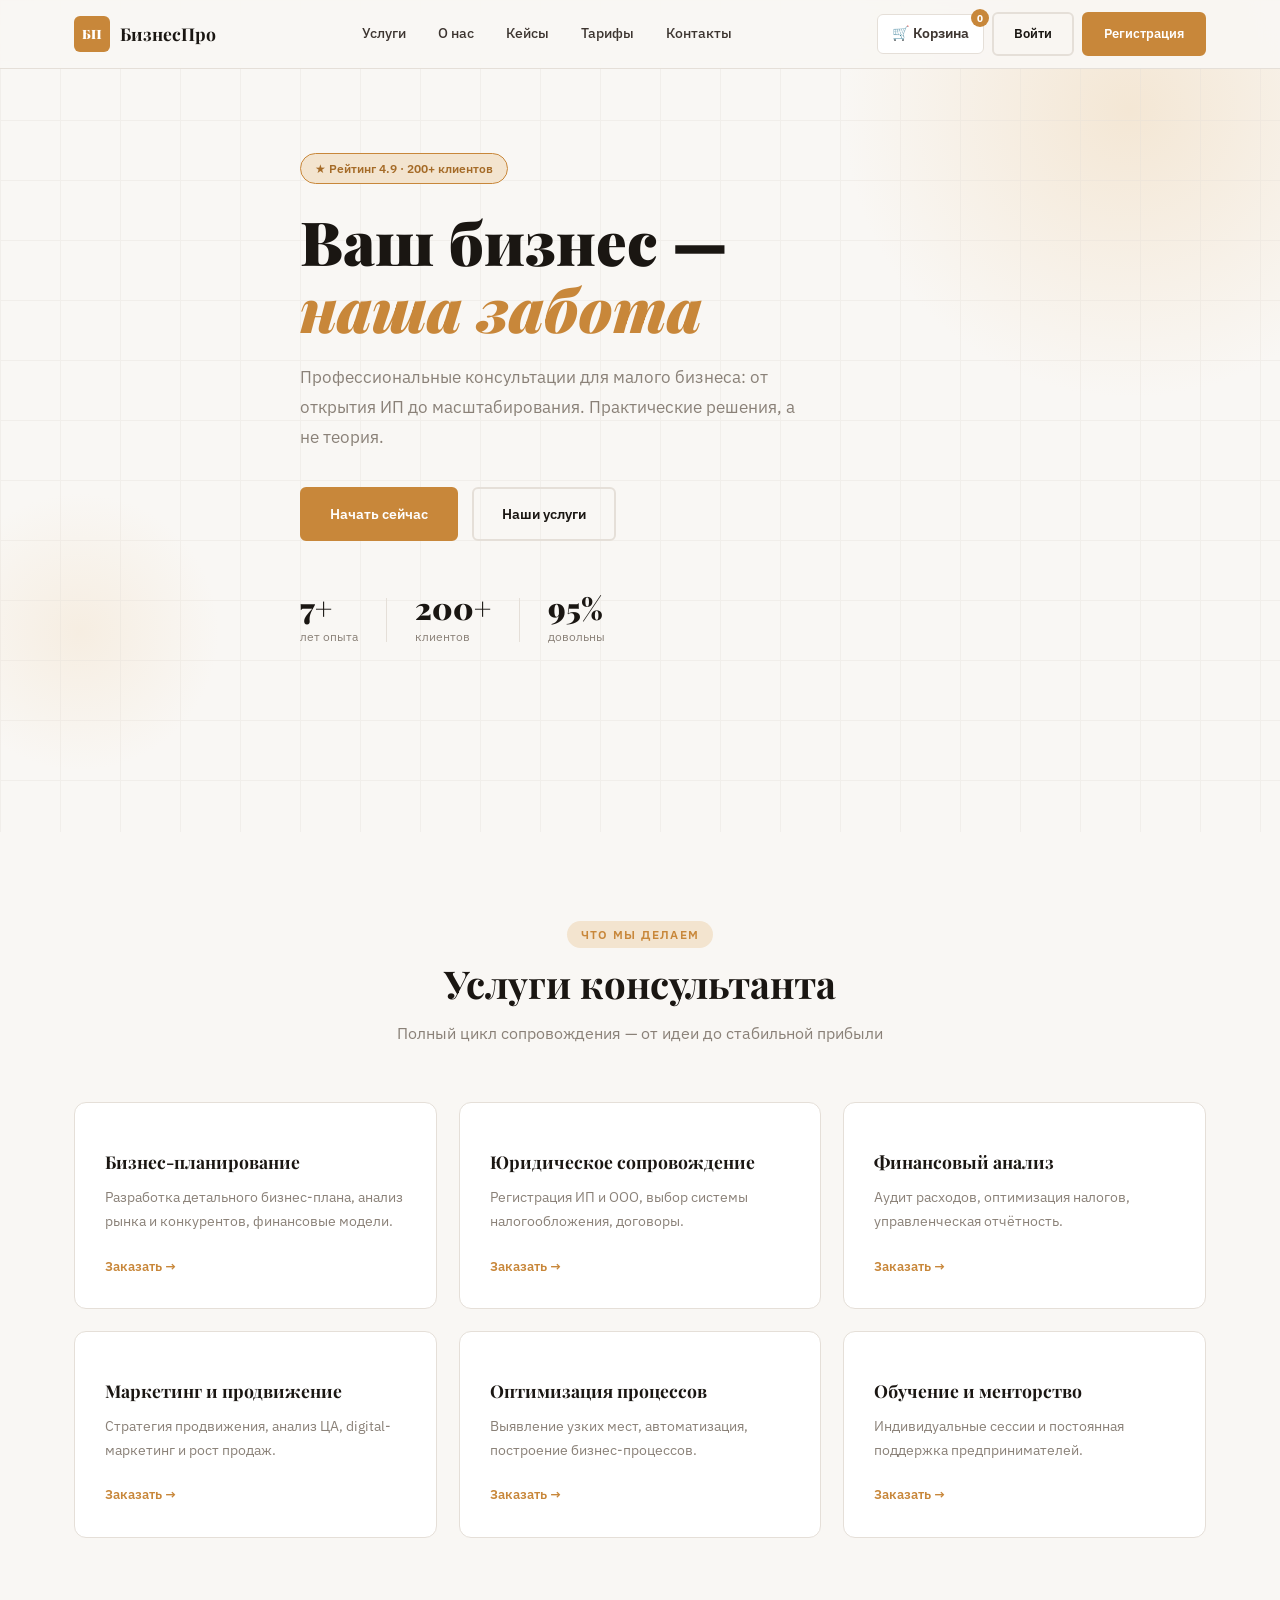
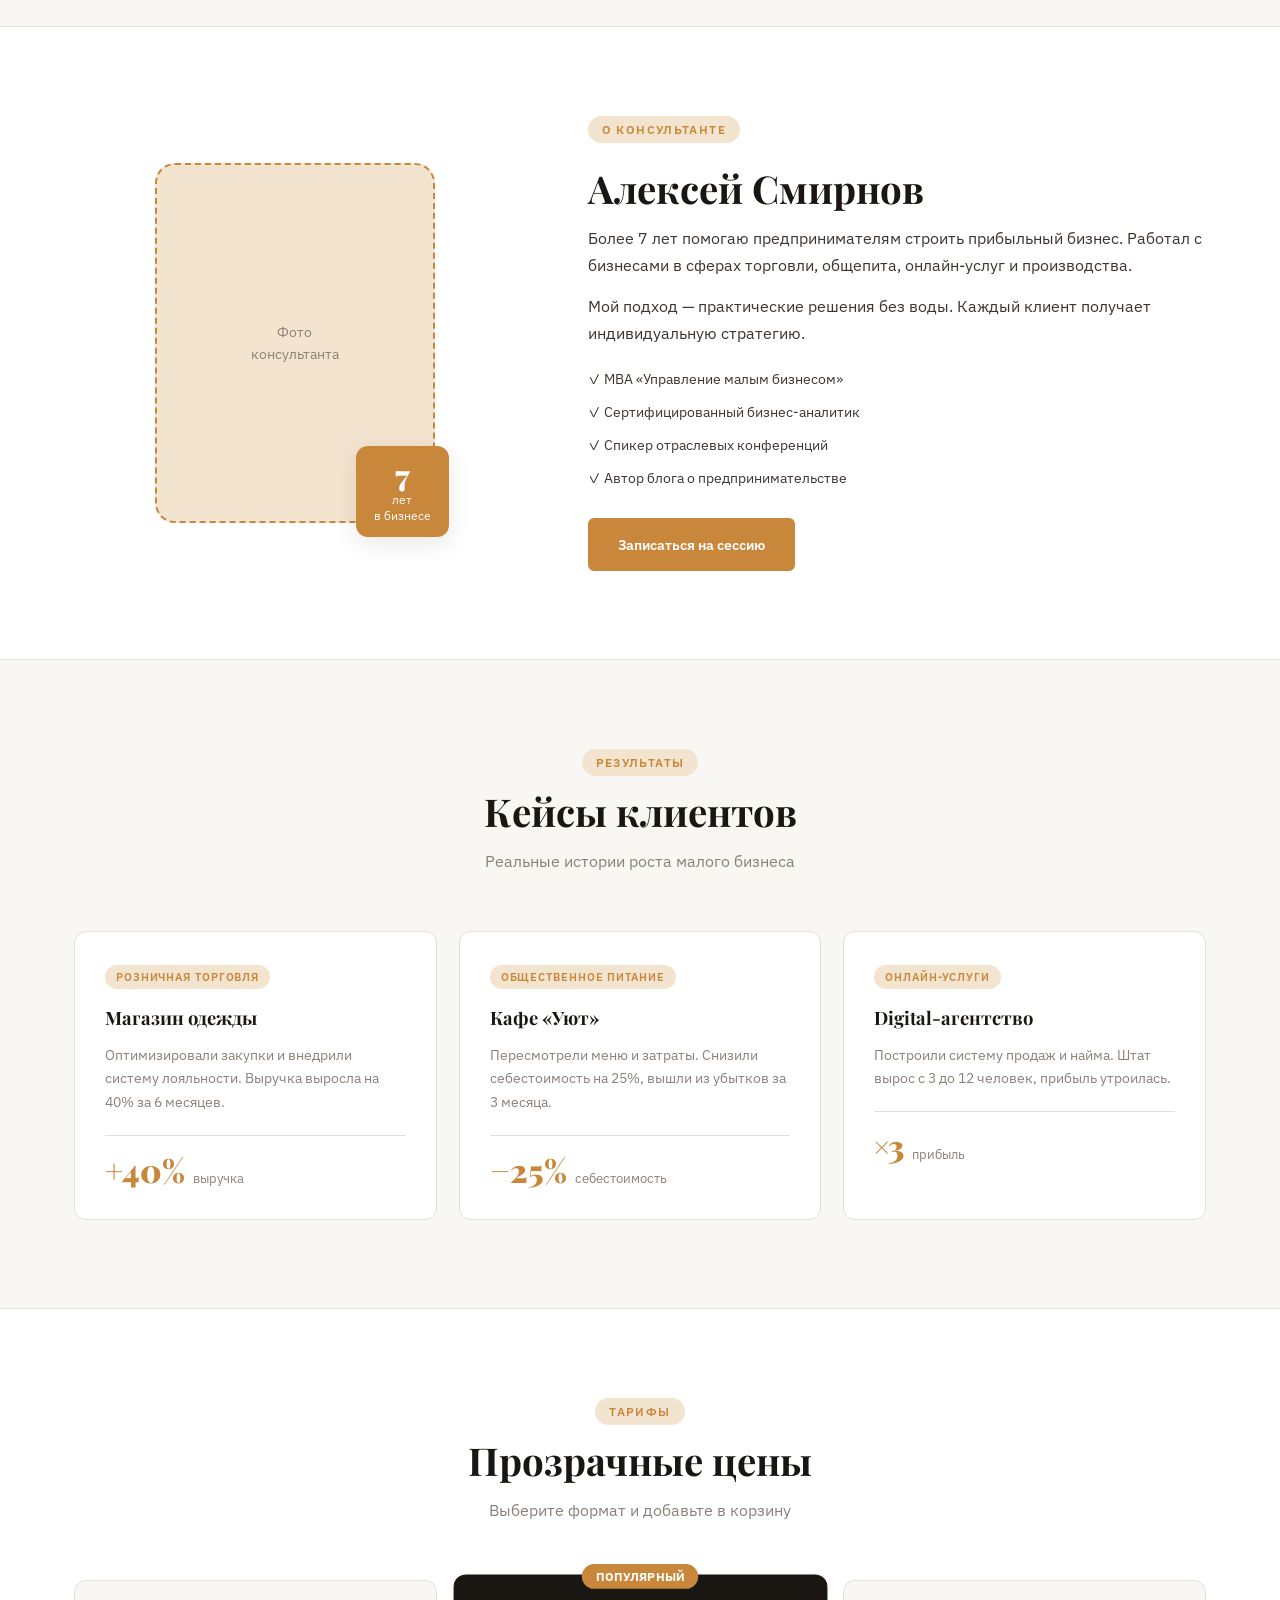
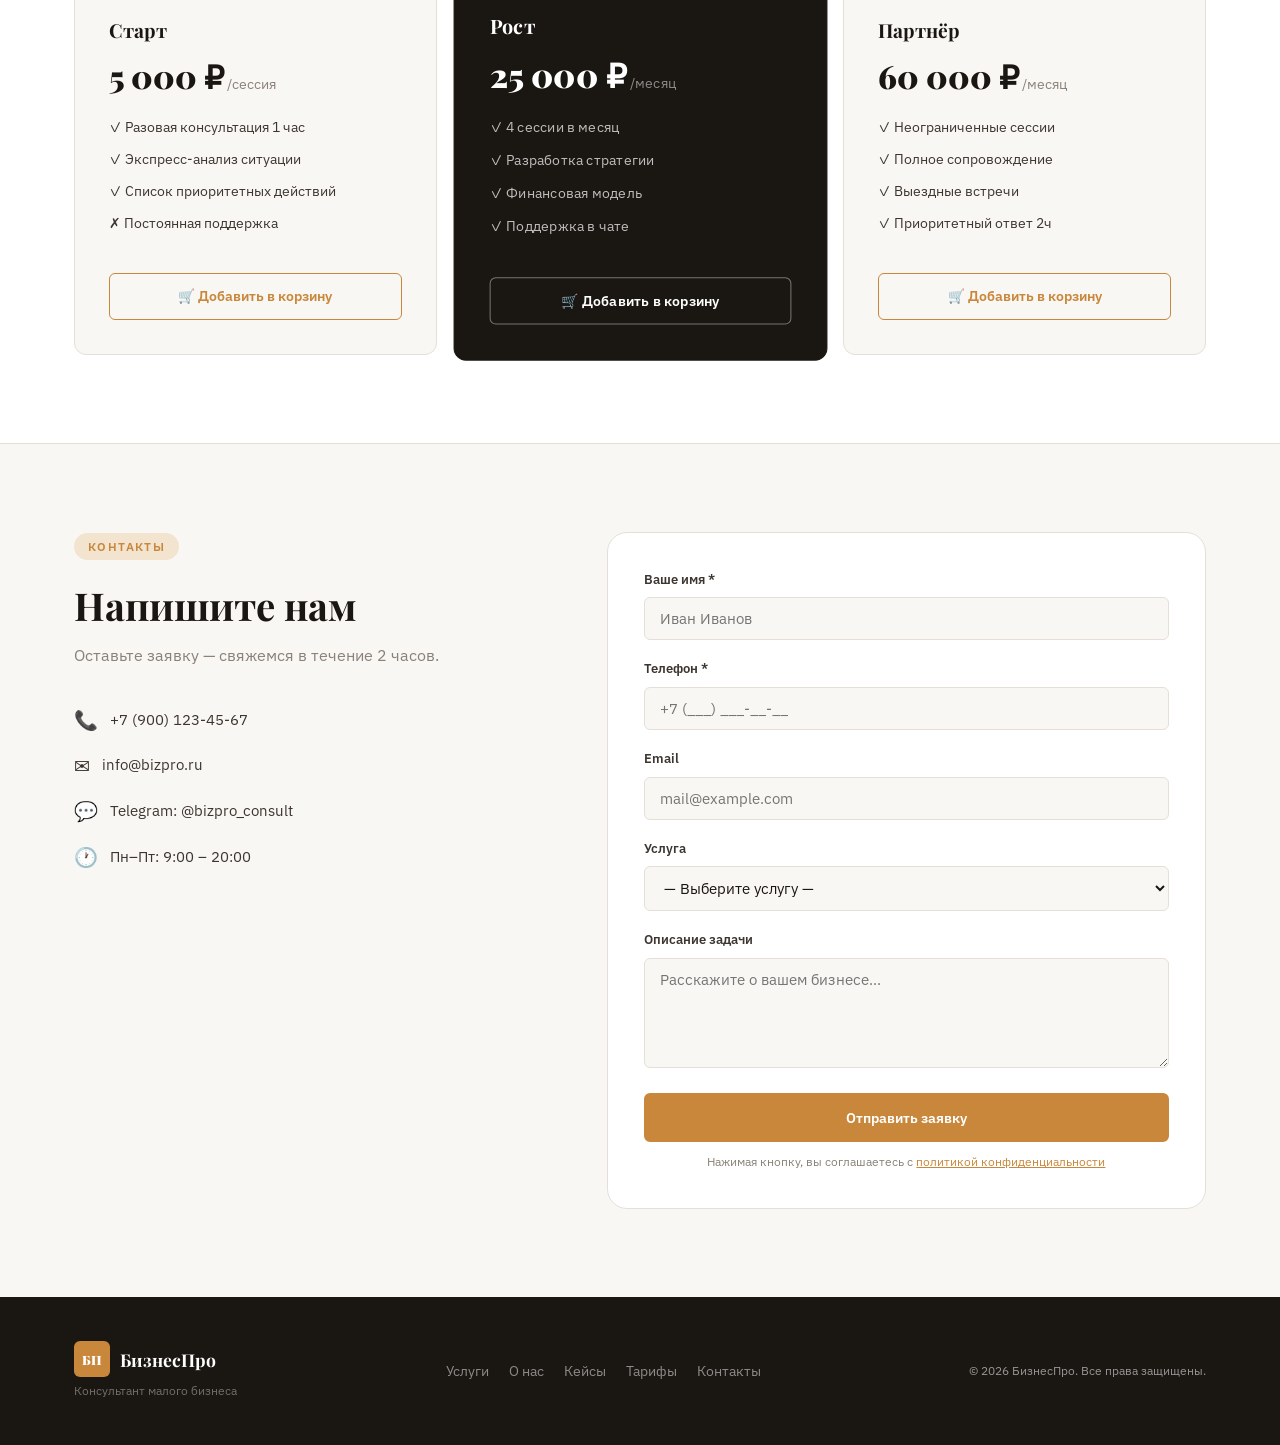
<file: biznes/index.html>
<!DOCTYPE html>
<html lang="ru">
<head>
<meta charset="UTF-8"/><meta name="viewport" content="width=device-width,initial-scale=1.0"/>
<title>БизнесПро — Консультант малого бизнеса</title>
<link rel="preconnect" href="https://fonts.googleapis.com"/>
<link rel="preconnect" href="https://fonts.gstatic.com" crossorigin/>
<link href="https://fonts.googleapis.com/css2?family=Playfair+Display:ital,wght@0,700;0,900;1,700&family=IBM+Plex+Sans:wght@300;400;500;600&display=swap" rel="stylesheet"/>
<link rel="stylesheet" href="style.css"/>
</head>
<body>

<header class="header">
  <div class="container header__inner">
    <a href="index.html" class="logo"><span class="logo__mark">БП</span><span class="logo__name">БизнесПро</span></a>
    <nav class="nav">
      <a href="#services" class="nav__link">Услуги</a>
      <a href="#about"    class="nav__link">О нас</a>
      <a href="#cases"    class="nav__link">Кейсы</a>
      <a href="#pricing"  class="nav__link">Тарифы</a>
      <a href="#contact"  class="nav__link">Контакты</a>
    </nav>
    <div class="nav__actions">
      <a href="cart.html" class="cart-btn">🛒 Корзина <span class="cart-badge">0</span></a>
      <a href="login.html" class="btn btn--ghost btn--sm">Войти</a>
      <a href="register.html" class="btn btn--primary btn--sm">Регистрация</a>
    </div>
  </div>
</header>

<section class="hero">
  <div class="hero__bg">
    <div class="hero__circle hero__circle--1"></div>
    <div class="hero__circle hero__circle--2"></div>
    <div class="hero__grid"></div>
  </div>
  <div class="container hero__inner">
    <div class="hero__badge">★ Рейтинг 4.9 · 200+ клиентов</div>
    <h1 class="hero__title">Ваш бизнес —<br/><em>наша забота</em></h1>
    <p class="hero__sub">Профессиональные консультации для малого бизнеса: от открытия ИП до масштабирования. Практические решения, а не теория.</p>
    <div class="hero__actions">
      <a href="register.html" class="btn btn--primary">Начать сейчас</a>
      <a href="#services"     class="btn btn--ghost">Наши услуги</a>
    </div>
    <div class="hero__stats">
      <div class="stat"><span class="stat__num">7+</span><span class="stat__label">лет опыта</span></div>
      <div class="stat__div"></div>
      <div class="stat"><span class="stat__num">200+</span><span class="stat__label">клиентов</span></div>
      <div class="stat__div"></div>
      <div class="stat"><span class="stat__num">95%</span><span class="stat__label">довольны</span></div>
    </div>
  </div>
</section>

<!-- SERVICES -->
<section class="section" id="services">
  <div class="container">
    <div class="section__header">
      <span class="section__tag">Что мы делаем</span>
      <h2 class="section__title">Услуги консультанта</h2>
      <p class="section__desc">Полный цикл сопровождения — от идеи до стабильной прибыли</p>
    </div>
    <div class="services__grid">
      <article class="service-card"><div class="service-card__icon"></div><h3 class="service-card__title">Бизнес-планирование</h3><p class="service-card__text">Разработка детального бизнес-плана, анализ рынка и конкурентов, финансовые модели.</p><a href="register.html" class="service-card__link">Заказать →</a></article>
      <article class="service-card"><div class="service-card__icon"></div><h3 class="service-card__title">Юридическое сопровождение</h3><p class="service-card__text">Регистрация ИП и ООО, выбор системы налогообложения, договоры.</p><a href="register.html" class="service-card__link">Заказать →</a></article>
      <article class="service-card"><div class="service-card__icon"></div><h3 class="service-card__title">Финансовый анализ</h3><p class="service-card__text">Аудит расходов, оптимизация налогов, управленческая отчётность.</p><a href="register.html" class="service-card__link">Заказать →</a></article>
      <article class="service-card"><div class="service-card__icon"></div><h3 class="service-card__title">Маркетинг и продвижение</h3><p class="service-card__text">Стратегия продвижения, анализ ЦА, digital-маркетинг и рост продаж.</p><a href="register.html" class="service-card__link">Заказать →</a></article>
      <article class="service-card"><div class="service-card__icon"></div><h3 class="service-card__title">Оптимизация процессов</h3><p class="service-card__text">Выявление узких мест, автоматизация, построение бизнес-процессов.</p><a href="register.html" class="service-card__link">Заказать →</a></article>
      <article class="service-card"><div class="service-card__icon"></div><h3 class="service-card__title">Обучение и менторство</h3><p class="service-card__text">Индивидуальные сессии и постоянная поддержка предпринимателей.</p><a href="register.html" class="service-card__link">Заказать →</a></article>
    </div>
  </div>
</section>

<!-- ABOUT -->
<section class="about section" id="about">
  <div class="container about__inner">
    <div>
      <div class="about__photo" style="margin:0 auto">
        <span>Фото<br/>консультанта</span>
        <div class="about__exp"><strong>7</strong>лет<br/>в бизнесе</div>
      </div>
    </div>
    <div>
      <span class="section__tag">О консультанте</span>
      <h2 class="section__title" style="margin-top:10px">Алексей Смирнов</h2>
      <p class="about__text">Более 7 лет помогаю предпринимателям строить прибыльный бизнес. Работал с бизнесами в сферах торговли, общепита, онлайн-услуг и производства.</p>
      <p class="about__text">Мой подход — практические решения без воды. Каждый клиент получает индивидуальную стратегию.</p>
      <ul class="about__list">
        <li>✓ МВА «Управление малым бизнесом»</li>
        <li>✓ Сертифицированный бизнес-аналитик</li>
        <li>✓ Спикер отраслевых конференций</li>
        <li>✓ Автор блога о предпринимательстве</li>
      </ul>
      <a href="register.html" class="btn btn--primary">Записаться на сессию</a>
    </div>
  </div>
</section>

<!-- CASES -->
<section class="section" id="cases">
  <div class="container">
    <div class="section__header">
      <span class="section__tag">Результаты</span>
      <h2 class="section__title">Кейсы клиентов</h2>
      <p class="section__desc">Реальные истории роста малого бизнеса</p>
    </div>
    <div class="cases__grid">
      <article class="case-card"><div class="case-card__tag">Розничная торговля</div><h3 class="case-card__title">Магазин одежды</h3><p class="case-card__text">Оптимизировали закупки и внедрили систему лояльности. Выручка выросла на 40% за 6 месяцев.</p><div class="case-card__result"><span class="case-card__num">+40%</span><span class="case-card__metric">выручка</span></div></article>
      <article class="case-card"><div class="case-card__tag">Общественное питание</div><h3 class="case-card__title">Кафе «Уют»</h3><p class="case-card__text">Пересмотрели меню и затраты. Снизили себестоимость на 25%, вышли из убытков за 3 месяца.</p><div class="case-card__result"><span class="case-card__num">−25%</span><span class="case-card__metric">себестоимость</span></div></article>
      <article class="case-card"><div class="case-card__tag">Онлайн-услуги</div><h3 class="case-card__title">Digital-агентство</h3><p class="case-card__text">Построили систему продаж и найма. Штат вырос с 3 до 12 человек, прибыль утроилась.</p><div class="case-card__result"><span class="case-card__num">×3</span><span class="case-card__metric">прибыль</span></div></article>
    </div>
  </div>
</section>

<!-- PRICING -->
<section class="pricing section" id="pricing">
  <div class="container">
    <div class="section__header">
      <span class="section__tag">Тарифы</span>
      <h2 class="section__title">Прозрачные цены</h2>
      <p class="section__desc">Выберите формат и добавьте в корзину</p>
    </div>
    <div class="pricing__grid">
      <article class="price-card">
        <div class="price-card__name">Старт</div>
        <div class="price-card__price">5 000 ₽<span>/сессия</span></div>
        <ul class="price-card__list">
          <li>✓ Разовая консультация 1 час</li>
          <li>✓ Экспресс-анализ ситуации</li>
          <li>✓ Список приоритетных действий</li>
          <li>✗ Постоянная поддержка</li>
        </ul>
        <a href="cart.html" class="add-to-cart">🛒 Добавить в корзину</a>
      </article>
      <article class="price-card price-card--featured">
        <div class="price-card__badge">Популярный</div>
        <div class="price-card__name">Рост</div>
        <div class="price-card__price">25 000 ₽<span>/месяц</span></div>
        <ul class="price-card__list">
          <li>✓ 4 сессии в месяц</li>
          <li>✓ Разработка стратегии</li>
          <li>✓ Финансовая модель</li>
          <li>✓ Поддержка в чате</li>
        </ul>
        <a href="cart.html" class="add-to-cart">🛒 Добавить в корзину</a>
      </article>
      <article class="price-card">
        <div class="price-card__name">Партнёр</div>
        <div class="price-card__price">60 000 ₽<span>/месяц</span></div>
        <ul class="price-card__list">
          <li>✓ Неограниченные сессии</li>
          <li>✓ Полное сопровождение</li>
          <li>✓ Выездные встречи</li>
          <li>✓ Приоритетный ответ 2ч</li>
        </ul>
        <a href="cart.html" class="add-to-cart">🛒 Добавить в корзину</a>
      </article>
    </div>
  </div>
</section>

<!-- CONTACT -->
<section class="section" id="contact">
  <div class="container contact__inner">
    <div>
      <span class="section__tag">Контакты</span>
      <h2 class="section__title" style="margin-top:10px">Напишите нам</h2>
      <p class="contact__desc">Оставьте заявку — свяжемся в течение 2 часов.</p>
      <div class="contact__details">
        <div class="contact__item"><span class="contact__icon">📞</span><a href="tel:+79001234567">+7 (900) 123-45-67</a></div>
        <div class="contact__item"><span class="contact__icon">✉️</span><a href="mailto:info@bizpro.ru">info@bizpro.ru</a></div>
        <div class="contact__item"><span class="contact__icon">💬</span><span>Telegram: @bizpro_consult</span></div>
        <div class="contact__item"><span class="contact__icon">🕐</span><span>Пн–Пт: 9:00 – 20:00</span></div>
      </div>
    </div>
    <form class="contact-form" action="client-dashboard.html" method="get">
      <div class="form-group"><label>Ваше имя *</label><input type="text" placeholder="Иван Иванов" required/></div>
      <div class="form-group"><label>Телефон *</label><input type="tel" placeholder="+7 (___) ___-__-__" required/></div>
      <div class="form-group"><label>Email</label><input type="email" placeholder="mail@example.com"/></div>
      <div class="form-group"><label>Услуга</label>
        <select>
          <option>— Выберите услугу —</option>
          <option>Бизнес-планирование</option>
          <option>Юридическое сопровождение</option>
          <option>Финансовый анализ</option>
          <option>Маркетинг и продвижение</option>
          <option>Оптимизация процессов</option>
          <option>Обучение и менторство</option>
        </select>
      </div>
      <div class="form-group"><label>Описание задачи</label><textarea placeholder="Расскажите о вашем бизнесе..."></textarea></div>
      <button type="submit" class="btn btn--primary btn--full">Отправить заявку</button>
      <p class="form-note">Нажимая кнопку, вы соглашаетесь с <a href="#">политикой конфиденциальности</a></p>
    </form>
  </div>
</section>

<footer class="footer">
  <div class="container footer__inner">
    <div><a href="index.html" class="logo"><span class="logo__mark">БП</span><span class="logo__name">БизнесПро</span></a><p class="footer__tagline">Консультант малого бизнеса</p></div>
    <nav class="footer__nav">
      <a href="#services">Услуги</a><a href="#about">О нас</a><a href="#cases">Кейсы</a><a href="#pricing">Тарифы</a><a href="#contact">Контакты</a>
    </nav>
    <div class="footer__copy">© 2026 БизнесПро. Все права защищены.</div>
  </div>
</footer>
</body>
</html>
</file>
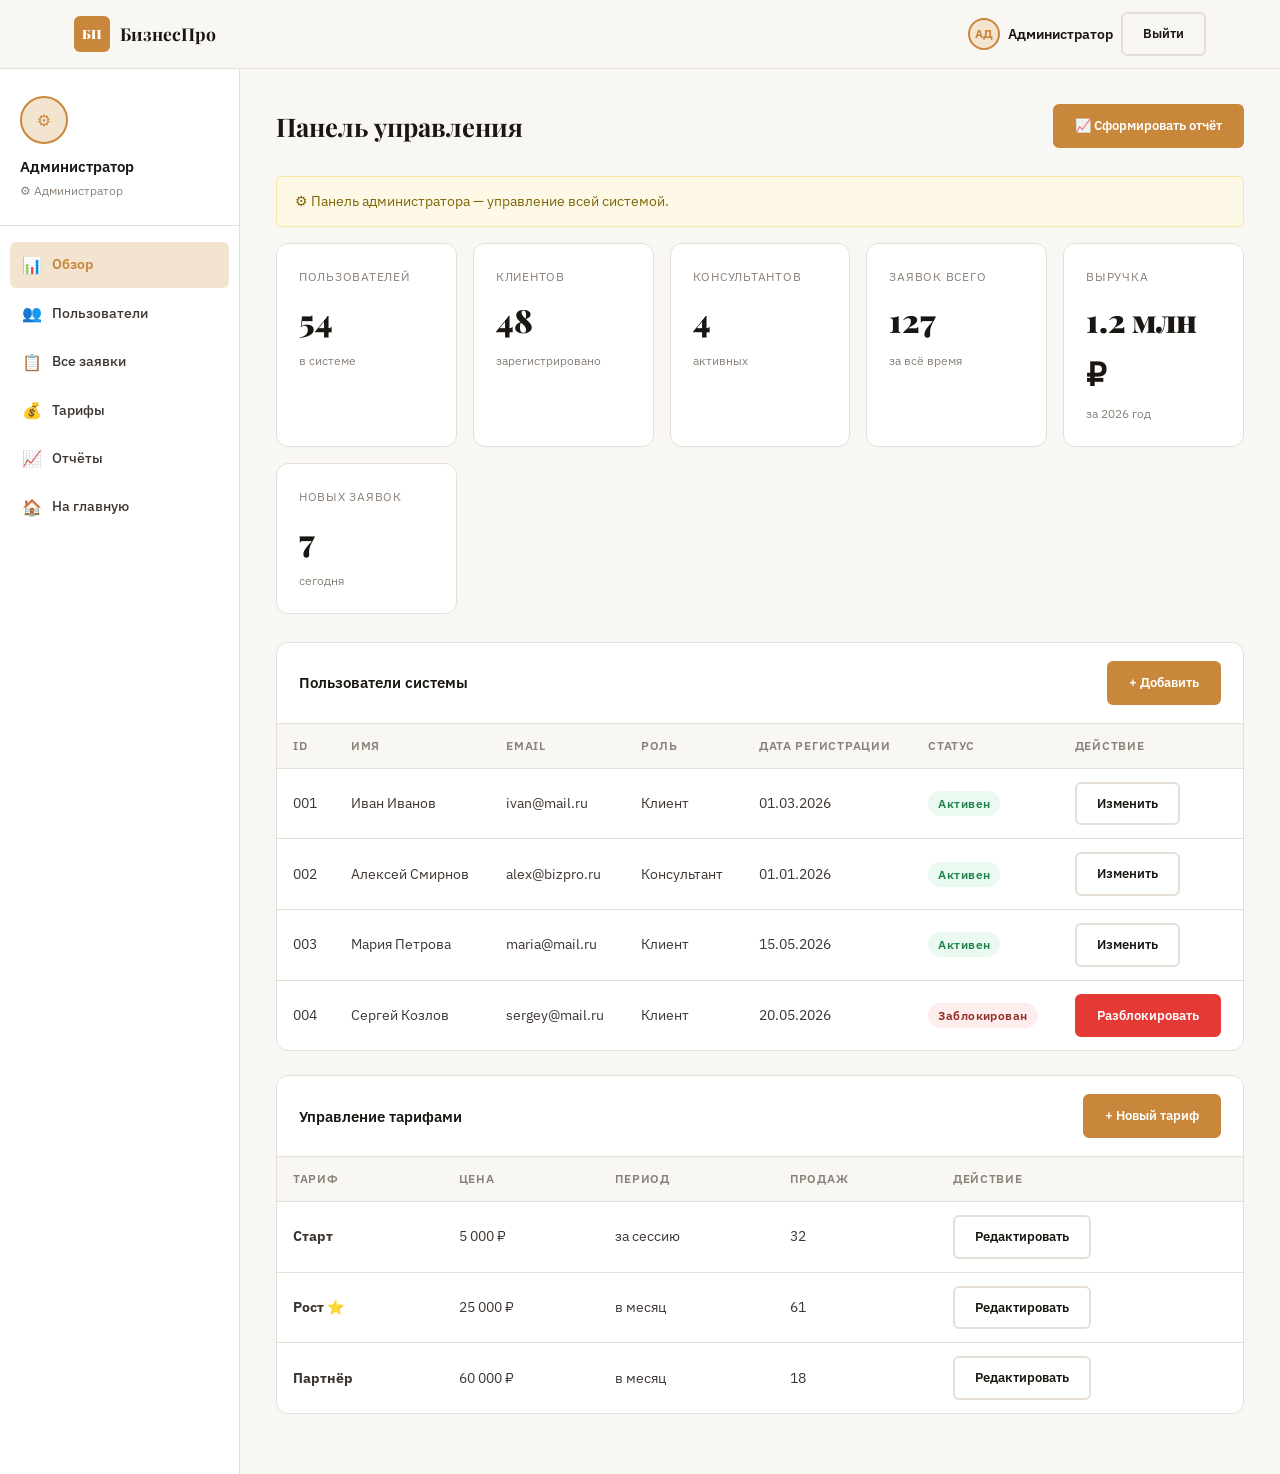
<file: biznes/admin-dashboard.html>
<!DOCTYPE html>
<html lang="ru">
<head>
<meta charset="UTF-8"/><meta name="viewport" content="width=device-width,initial-scale=1.0"/>
<title>Панель администратора — БизнесПро</title>
<link href="https://fonts.googleapis.com/css2?family=Playfair+Display:ital,wght@0,700;0,900;1,700&family=IBM+Plex+Sans:wght@300;400;500;600&display=swap" rel="stylesheet"/>
<link rel="stylesheet" href="style.css"/>
</head>
<body>
<header class="header">
  <div class="container header__inner">
    <a href="index.html" class="logo"><span class="logo__mark">БП</span><span class="logo__name">БизнесПро</span></a>
    <div class="nav__actions">
      <div class="user-menu">
        <div class="user-avatar">АД</div>
        <span class="user-menu__name">Администратор</span>
      </div>
      <a href="index.html" class="btn btn--ghost btn--sm">Выйти</a>
    </div>
  </div>
</header>

<div class="page">
  <div class="dashboard">
    <aside class="sidebar">
      <div class="sidebar__user">
        <div class="sidebar__avatar">⚙️</div>
        <div class="sidebar__name">Администратор</div>
        <div class="sidebar__role">⚙️ Администратор</div>
      </div>
      <nav class="sidebar__nav">
        <a href="admin-dashboard.html"  class="sidebar__link sidebar__link--active"><span class="icon">📊</span>Обзор</a>
        <a href="admin-users.html"      class="sidebar__link"><span class="icon">👥</span>Пользователи</a>
        <a href="admin-orders.html"     class="sidebar__link"><span class="icon">📋</span>Все заявки</a>
        <a href="admin-tariffs.html"    class="sidebar__link"><span class="icon">💰</span>Тарифы</a>
        <a href="admin-reports.html"    class="sidebar__link"><span class="icon">📈</span>Отчёты</a>
        <a href="index.html"            class="sidebar__link"><span class="icon">🏠</span>На главную</a>
      </nav>
    </aside>

    <main class="dash-content">
      <div class="dash-header">
        <h1>Панель управления</h1>
        <a href="admin-reports.html" class="btn btn--primary btn--sm">📈 Сформировать отчёт</a>
      </div>

      <div class="alert alert--warning">⚙️ Панель администратора — управление всей системой.</div>

      <div class="dash-stats">
        <div class="dash-stat"><div class="dash-stat__label">Пользователей</div><div class="dash-stat__num">54</div><div class="dash-stat__sub">в системе</div></div>
        <div class="dash-stat"><div class="dash-stat__label">Клиентов</div><div class="dash-stat__num">48</div><div class="dash-stat__sub">зарегистрировано</div></div>
        <div class="dash-stat"><div class="dash-stat__label">Консультантов</div><div class="dash-stat__num">4</div><div class="dash-stat__sub">активных</div></div>
        <div class="dash-stat"><div class="dash-stat__label">Заявок всего</div><div class="dash-stat__num">127</div><div class="dash-stat__sub">за всё время</div></div>
        <div class="dash-stat"><div class="dash-stat__label">Выручка</div><div class="dash-stat__num">1.2 млн ₽</div><div class="dash-stat__sub">за 2026 год</div></div>
        <div class="dash-stat"><div class="dash-stat__label">Новых заявок</div><div class="dash-stat__num">7</div><div class="dash-stat__sub">сегодня</div></div>
      </div>

      <!-- Пользователи -->
      <div class="table-wrap">
        <div class="table-wrap__head">
          <span class="table-wrap__title">Пользователи системы</span>
          <a href="#" class="btn btn--primary btn--sm">+ Добавить</a>
        </div>
        <table>
          <thead><tr><th>ID</th><th>Имя</th><th>Email</th><th>Роль</th><th>Дата регистрации</th><th>Статус</th><th>Действие</th></tr></thead>
          <tbody>
            <tr><td>001</td><td>Иван Иванов</td><td>ivan@mail.ru</td><td>Клиент</td><td>01.03.2026</td><td><span class="badge badge--done">Активен</span></td><td><a href="#" class="btn btn--ghost btn--sm">Изменить</a></td></tr>
            <tr><td>002</td><td>Алексей Смирнов</td><td>alex@bizpro.ru</td><td>Консультант</td><td>01.01.2026</td><td><span class="badge badge--done">Активен</span></td><td><a href="#" class="btn btn--ghost btn--sm">Изменить</a></td></tr>
            <tr><td>003</td><td>Мария Петрова</td><td>maria@mail.ru</td><td>Клиент</td><td>15.05.2026</td><td><span class="badge badge--done">Активен</span></td><td><a href="#" class="btn btn--ghost btn--sm">Изменить</a></td></tr>
            <tr><td>004</td><td>Сергей Козлов</td><td>sergey@mail.ru</td><td>Клиент</td><td>20.05.2026</td><td><span class="badge badge--cancel">Заблокирован</span></td><td><a href="#" class="btn btn--danger btn--sm">Разблокировать</a></td></tr>
          </tbody>
        </table>
      </div>

      <!-- Тарифы -->
      <div class="table-wrap">
        <div class="table-wrap__head">
          <span class="table-wrap__title">Управление тарифами</span>
          <a href="#" class="btn btn--primary btn--sm">+ Новый тариф</a>
        </div>
        <table>
          <thead><tr><th>Тариф</th><th>Цена</th><th>Период</th><th>Продаж</th><th>Действие</th></tr></thead>
          <tbody>
            <tr><td><strong>Старт</strong></td><td>5 000 ₽</td><td>за сессию</td><td>32</td><td><a href="#" class="btn btn--ghost btn--sm">Редактировать</a></td></tr>
            <tr><td><strong>Рост</strong> ⭐</td><td>25 000 ₽</td><td>в месяц</td><td>61</td><td><a href="#" class="btn btn--ghost btn--sm">Редактировать</a></td></tr>
            <tr><td><strong>Партнёр</strong></td><td>60 000 ₽</td><td>в месяц</td><td>18</td><td><a href="#" class="btn btn--ghost btn--sm">Редактировать</a></td></tr>
          </tbody>
        </table>
      </div>
    </main>
  </div>
</div>
</body>
</html>
</file>
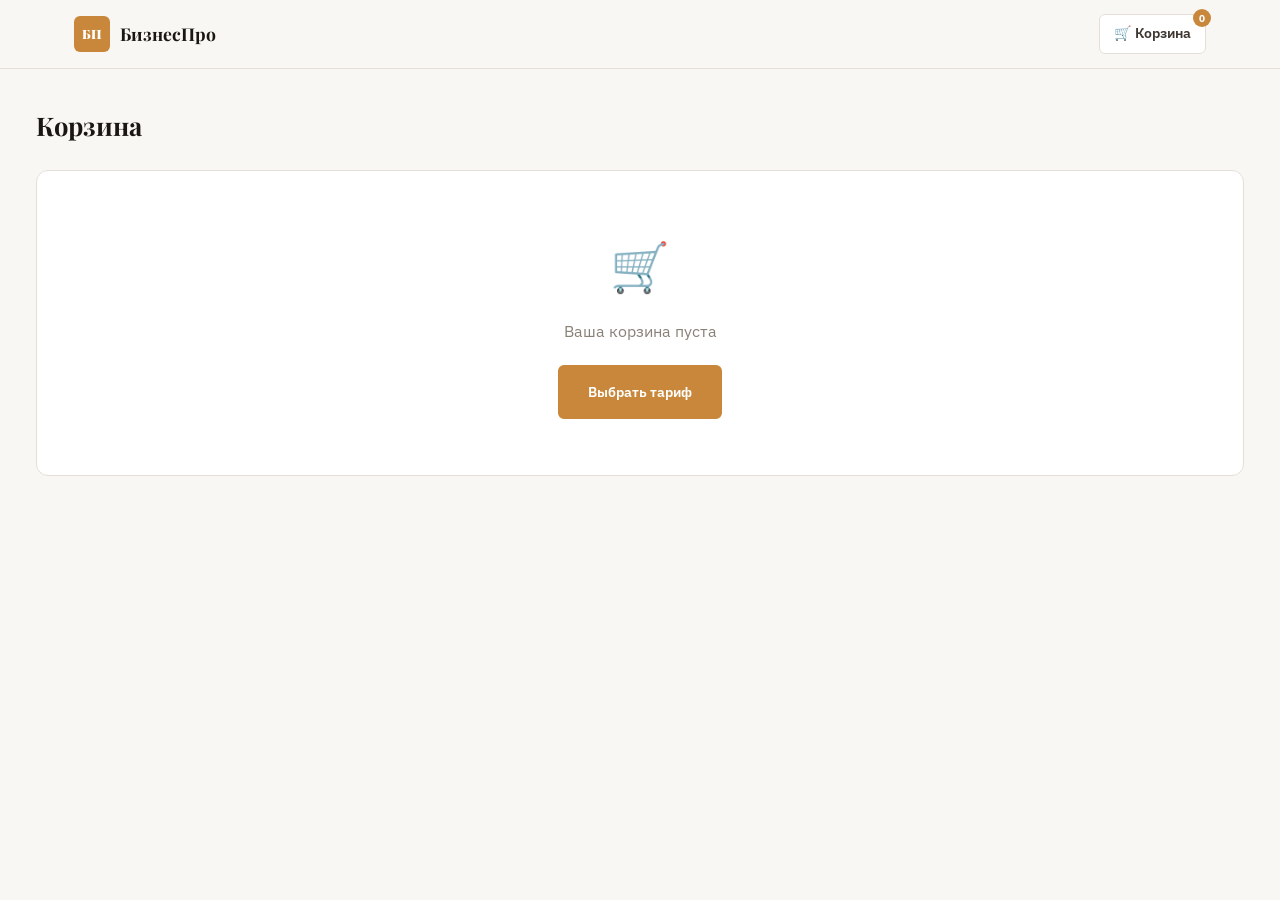
<file: biznes/cart-empty.html>
<!DOCTYPE html>
<html lang="ru">
<head>
<meta charset="UTF-8"/><meta name="viewport" content="width=device-width,initial-scale=1.0"/>
<title>Корзина — БизнесПро</title>
<link href="https://fonts.googleapis.com/css2?family=Playfair+Display:ital,wght@0,700;0,900;1,700&family=IBM+Plex+Sans:wght@300;400;500;600&display=swap" rel="stylesheet"/>
<link rel="stylesheet" href="style.css"/>
</head>
<body>
<header class="header">
  <div class="container header__inner">
    <a href="index.html" class="logo"><span class="logo__mark">БП</span><span class="logo__name">БизнесПро</span></a>
    <div class="nav__actions">
      <a href="cart.html" class="cart-btn">🛒 Корзина <span class="cart-badge">0</span></a>
    </div>
  </div>
</header>
<div class="page">
  <div class="cart-page">
    <h1>Корзина</h1>
    <div class="cart-items cart-empty">
      <div class="cart-empty__icon">🛒</div>
      <p>Ваша корзина пуста</p>
      <a href="index.html#pricing" class="btn btn--primary">Выбрать тариф</a>
    </div>
  </div>
</div>
</body>
</html>
</file>
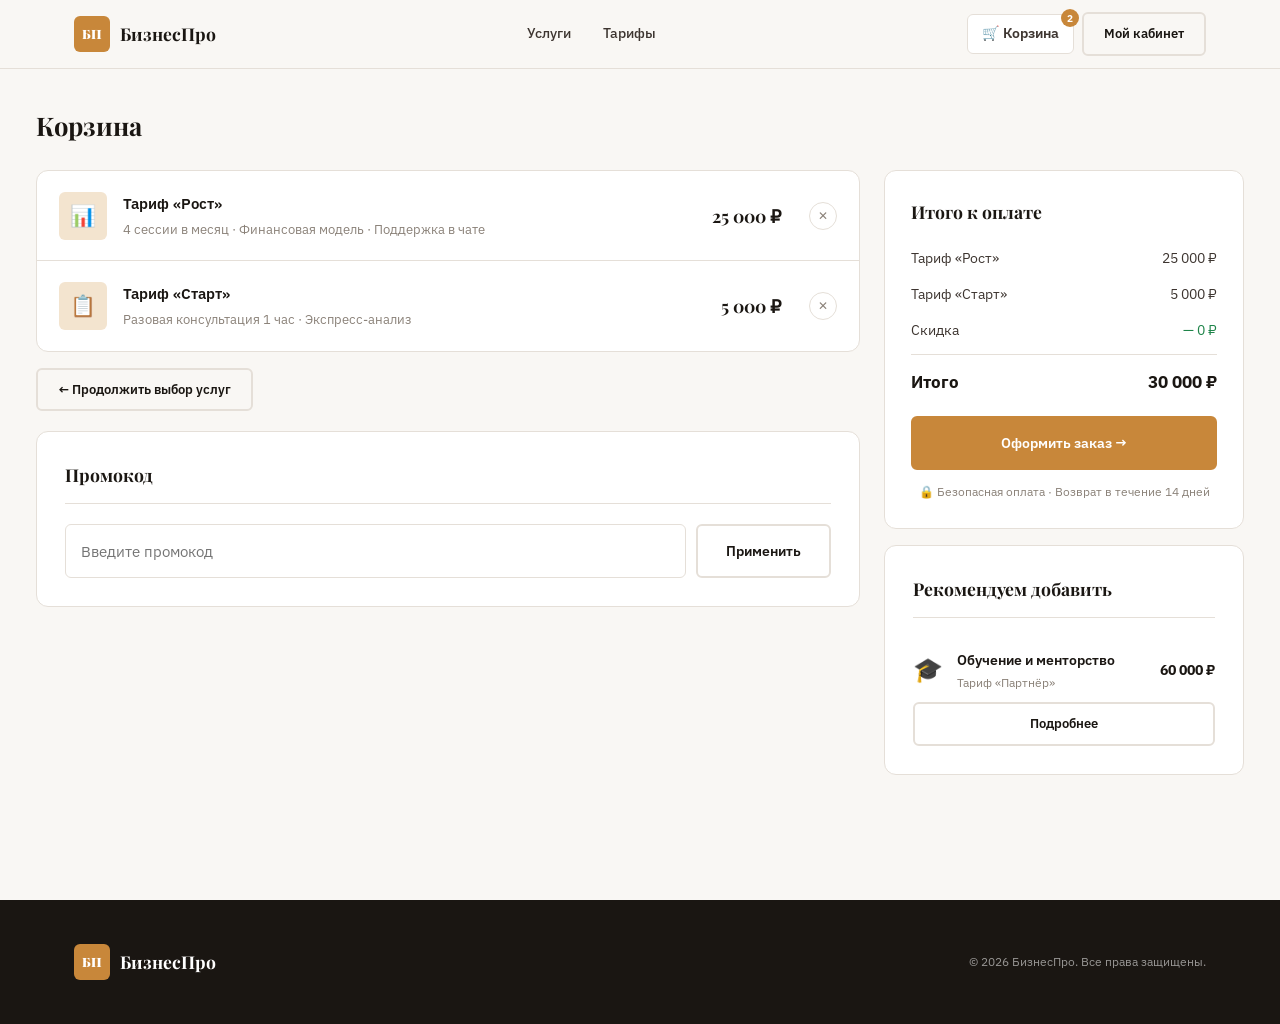
<file: biznes/cart.html>
<!DOCTYPE html>
<html lang="ru">
<head>
<meta charset="UTF-8"/><meta name="viewport" content="width=device-width,initial-scale=1.0"/>
<title>Корзина — БизнесПро</title>
<link href="https://fonts.googleapis.com/css2?family=Playfair+Display:ital,wght@0,700;0,900;1,700&family=IBM+Plex+Sans:wght@300;400;500;600&display=swap" rel="stylesheet"/>
<link rel="stylesheet" href="style.css"/>
</head>
<body>
<header class="header">
  <div class="container header__inner">
    <a href="index.html" class="logo"><span class="logo__mark">БП</span><span class="logo__name">БизнесПро</span></a>
    <nav class="nav">
      <a href="index.html#services" class="nav__link">Услуги</a>
      <a href="index.html#pricing"  class="nav__link">Тарифы</a>
    </nav>
    <div class="nav__actions">
      <a href="cart.html" class="cart-btn">🛒 Корзина <span class="cart-badge">2</span></a>
      <a href="client-dashboard.html" class="btn btn--ghost btn--sm">Мой кабинет</a>
    </div>
  </div>
</header>

<div class="page">
  <div class="cart-page">
    <h1>Корзина</h1>

    <div class="cart-layout">
      <!-- Товары -->
      <div>
        <div class="cart-items">
          <div class="cart-item">
            <div class="cart-item__icon">📊</div>
            <div class="cart-item__info">
              <div class="cart-item__name">Тариф «Рост»</div>
              <div class="cart-item__plan">4 сессии в месяц · Финансовая модель · Поддержка в чате</div>
            </div>
            <span class="cart-item__price">25 000 ₽</span>
            <a href="cart-empty.html" class="cart-item__remove" title="Удалить">✕</a>
          </div>
          <div class="cart-item">
            <div class="cart-item__icon">📋</div>
            <div class="cart-item__info">
              <div class="cart-item__name">Тариф «Старт»</div>
              <div class="cart-item__plan">Разовая консультация 1 час · Экспресс-анализ</div>
            </div>
            <span class="cart-item__price">5 000 ₽</span>
            <a href="cart-one.html" class="cart-item__remove" title="Удалить">✕</a>
          </div>
        </div>

        <div style="margin-top:16px">
          <a href="index.html#pricing" class="btn btn--ghost btn--sm">← Продолжить выбор услуг</a>
        </div>

        <!-- Промокод -->
        <div class="profile-card" style="margin-top:20px">
          <h2>Промокод</h2>
          <div style="display:flex;gap:10px">
            <input type="text" placeholder="Введите промокод" style="flex:1;padding:11px 15px;border:1.5px solid var(--border);border-radius:6px;font-family:var(--ff-body);font-size:.92rem"/>
            <a href="#" class="btn btn--ghost">Применить</a>
          </div>
        </div>
      </div>

      <!-- Итого -->
      <div>
        <div class="cart-summary">
          <div class="cart-summary__title">Итого к оплате</div>
          <div class="cart-summary__row"><span>Тариф «Рост»</span><span>25 000 ₽</span></div>
          <div class="cart-summary__row"><span>Тариф «Старт»</span><span>5 000 ₽</span></div>
          <div class="cart-summary__row"><span>Скидка</span><span style="color:#1E8449">— 0 ₽</span></div>
          <div class="cart-summary__total"><span>Итого</span><span>30 000 ₽</span></div>
          <a href="checkout.html" class="btn btn--primary btn--full">Оформить заказ →</a>
          <p style="text-align:center;font-size:.75rem;color:var(--muted);margin-top:12px">🔒 Безопасная оплата · Возврат в течение 14 дней</p>
        </div>

        <!-- Рекомендация -->
        <div class="profile-card" style="margin-top:16px">
          <h2>Рекомендуем добавить</h2>
          <div style="display:flex;align-items:center;gap:14px;padding:10px 0">
            <div style="font-size:1.5rem">🎓</div>
            <div style="flex:1">
              <div style="font-weight:600;font-size:.9rem">Обучение и менторство</div>
              <div style="font-size:.78rem;color:var(--muted)">Тариф «Партнёр»</div>
            </div>
            <div style="font-weight:700;font-size:.9rem">60 000 ₽</div>
          </div>
          <a href="index.html#pricing" class="btn btn--ghost btn--full btn--sm">Подробнее</a>
        </div>
      </div>
    </div>
  </div>
</div>

<footer class="footer">
  <div class="container footer__inner">
    <div><a href="index.html" class="logo"><span class="logo__mark">БП</span><span class="logo__name">БизнесПро</span></a></div>
    <div class="footer__copy">© 2026 БизнесПро. Все права защищены.</div>
  </div>
</footer>
</body>
</html>
</file>
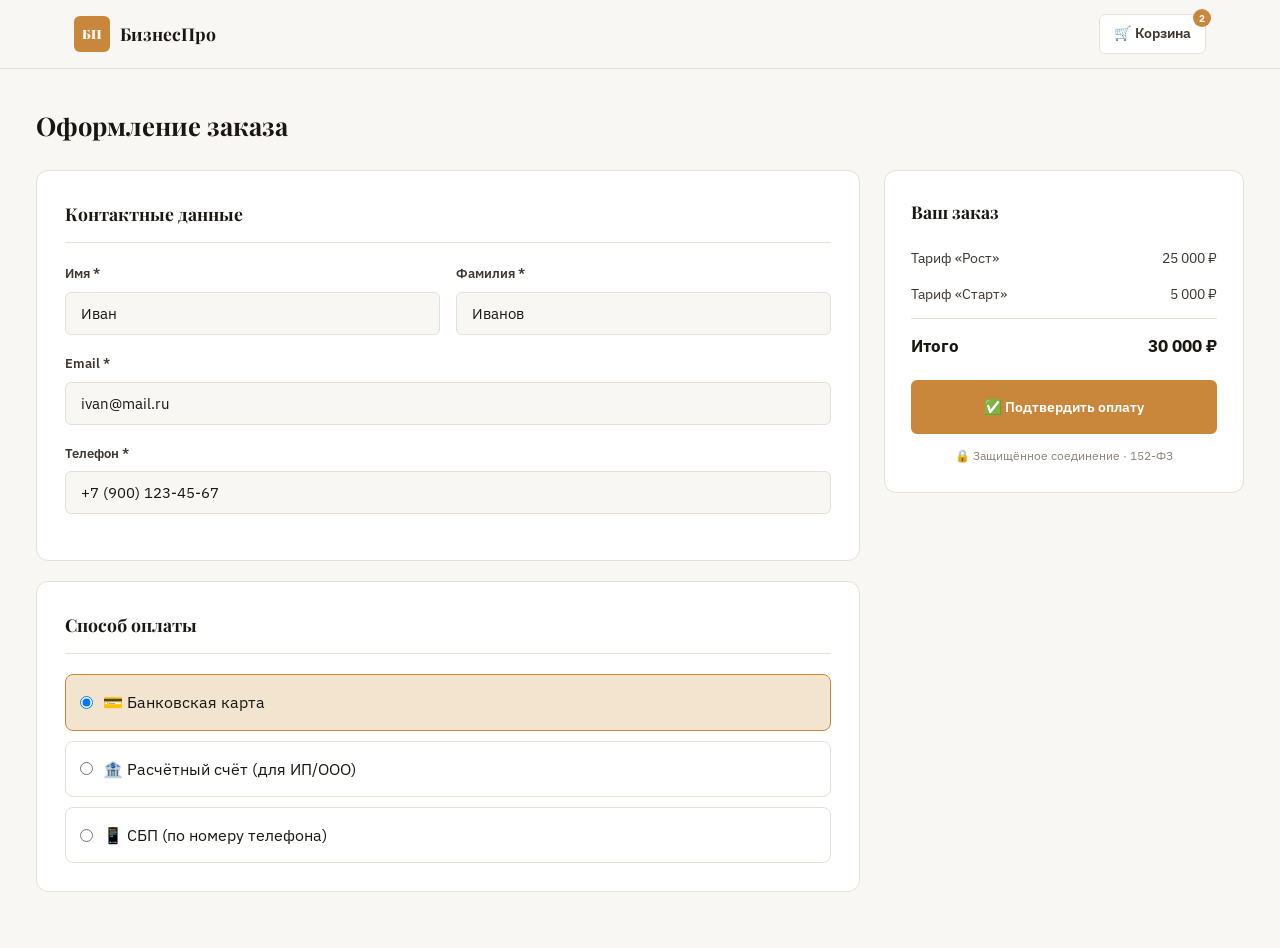
<file: biznes/checkout.html>
<!DOCTYPE html>
<html lang="ru">
<head>
<meta charset="UTF-8"/><meta name="viewport" content="width=device-width,initial-scale=1.0"/>
<title>Оформление заказа — БизнесПро</title>
<link href="https://fonts.googleapis.com/css2?family=Playfair+Display:ital,wght@0,700;0,900;1,700&family=IBM+Plex+Sans:wght@300;400;500;600&display=swap" rel="stylesheet"/>
<link rel="stylesheet" href="style.css"/>
</head>
<body>
<header class="header">
  <div class="container header__inner">
    <a href="index.html" class="logo"><span class="logo__mark">БП</span><span class="logo__name">БизнесПро</span></a>
    <div class="nav__actions">
      <a href="cart.html" class="cart-btn">🛒 Корзина <span class="cart-badge">2</span></a>
    </div>
  </div>
</header>
<div class="page">
  <div class="cart-page">
    <h1>Оформление заказа</h1>
    <div class="cart-layout">
      <div>
        <div class="profile-card">
          <h2>Контактные данные</h2>
          <div class="profile-grid">
            <div class="form-group"><label>Имя *</label><input type="text" placeholder="Иван" value="Иван"/></div>
            <div class="form-group"><label>Фамилия *</label><input type="text" placeholder="Иванов" value="Иванов"/></div>
          </div>
          <div class="form-group"><label>Email *</label><input type="email" value="ivan@mail.ru"/></div>
          <div class="form-group"><label>Телефон *</label><input type="tel" value="+7 (900) 123-45-67"/></div>
        </div>
        <div class="profile-card">
          <h2>Способ оплаты</h2>
          <div style="display:flex;flex-direction:column;gap:10px">
            <label style="display:flex;align-items:center;gap:10px;padding:14px;border:1.5px solid var(--accent);border-radius:8px;cursor:pointer;background:var(--accent-lt)">
              <input type="radio" name="pay" checked/> 💳 Банковская карта
            </label>
            <label style="display:flex;align-items:center;gap:10px;padding:14px;border:1.5px solid var(--border);border-radius:8px;cursor:pointer">
              <input type="radio" name="pay"/> 🏦 Расчётный счёт (для ИП/ООО)
            </label>
            <label style="display:flex;align-items:center;gap:10px;padding:14px;border:1.5px solid var(--border);border-radius:8px;cursor:pointer">
              <input type="radio" name="pay"/> 📱 СБП (по номеру телефона)
            </label>
          </div>
        </div>
      </div>
      <div>
        <div class="cart-summary">
          <div class="cart-summary__title">Ваш заказ</div>
          <div class="cart-summary__row"><span>Тариф «Рост»</span><span>25 000 ₽</span></div>
          <div class="cart-summary__row"><span>Тариф «Старт»</span><span>5 000 ₽</span></div>
          <div class="cart-summary__total"><span>Итого</span><span>30 000 ₽</span></div>
          <a href="client-dashboard.html" class="btn btn--primary btn--full">✅ Подтвердить оплату</a>
          <p style="text-align:center;font-size:.75rem;color:var(--muted);margin-top:12px">🔒 Защищённое соединение · 152-ФЗ</p>
        </div>
      </div>
    </div>
  </div>
</div>
</body>
</html>
</file>
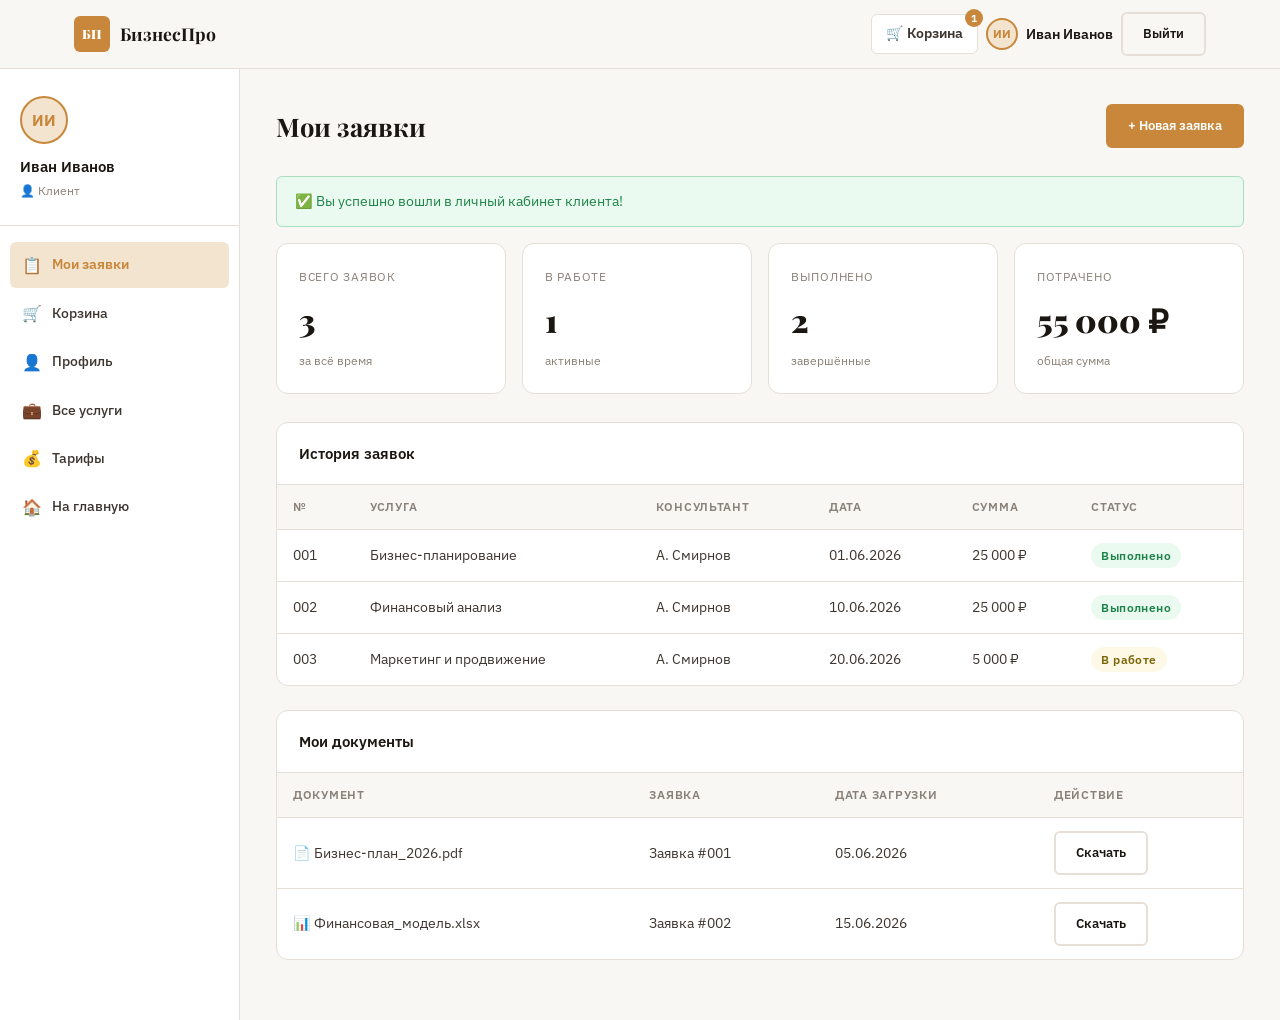
<file: biznes/client-dashboard.html>
<!DOCTYPE html>
<html lang="ru">
<head>
<meta charset="UTF-8"/><meta name="viewport" content="width=device-width,initial-scale=1.0"/>
<title>Кабинет клиента — БизнесПро</title>
<link href="https://fonts.googleapis.com/css2?family=Playfair+Display:ital,wght@0,700;0,900;1,700&family=IBM+Plex+Sans:wght@300;400;500;600&display=swap" rel="stylesheet"/>
<link rel="stylesheet" href="style.css"/>
</head>
<body>
<header class="header">
  <div class="container header__inner">
    <a href="index.html" class="logo"><span class="logo__mark">БП</span><span class="logo__name">БизнесПро</span></a>
    <div class="nav__actions">
      <a href="cart.html" class="cart-btn">🛒 Корзина <span class="cart-badge">1</span></a>
      <div class="user-menu">
        <div class="user-avatar">ИИ</div>
        <span class="user-menu__name">Иван Иванов</span>
      </div>
      <a href="index.html" class="btn btn--ghost btn--sm">Выйти</a>
    </div>
  </div>
</header>

<div class="page">
  <div class="dashboard">
    <aside class="sidebar">
      <div class="sidebar__user">
        <div class="sidebar__avatar">ИИ</div>
        <div class="sidebar__name">Иван Иванов</div>
        <div class="sidebar__role">👤 Клиент</div>
      </div>
      <nav class="sidebar__nav">
        <a href="client-dashboard.html" class="sidebar__link sidebar__link--active"><span class="icon">📋</span>Мои заявки</a>
        <a href="cart.html"             class="sidebar__link"><span class="icon">🛒</span>Корзина</a>
        <a href="client-profile.html"   class="sidebar__link"><span class="icon">👤</span>Профиль</a>
        <a href="index.html#services"   class="sidebar__link"><span class="icon">💼</span>Все услуги</a>
        <a href="index.html#pricing"    class="sidebar__link"><span class="icon">💰</span>Тарифы</a>
        <a href="index.html"            class="sidebar__link" style="margin-top:auto"><span class="icon">🏠</span>На главную</a>
      </nav>
    </aside>

    <main class="dash-content">
      <div class="dash-header">
        <h1>Мои заявки</h1>
        <a href="index.html#contact" class="btn btn--primary btn--sm">+ Новая заявка</a>
      </div>

      <div class="alert alert--success">✅ Вы успешно вошли в личный кабинет клиента!</div>

      <div class="dash-stats">
        <div class="dash-stat"><div class="dash-stat__label">Всего заявок</div><div class="dash-stat__num">3</div><div class="dash-stat__sub">за всё время</div></div>
        <div class="dash-stat"><div class="dash-stat__label">В работе</div><div class="dash-stat__num">1</div><div class="dash-stat__sub">активные</div></div>
        <div class="dash-stat"><div class="dash-stat__label">Выполнено</div><div class="dash-stat__num">2</div><div class="dash-stat__sub">завершённые</div></div>
        <div class="dash-stat"><div class="dash-stat__label">Потрачено</div><div class="dash-stat__num">55 000 ₽</div><div class="dash-stat__sub">общая сумма</div></div>
      </div>

      <div class="table-wrap">
        <div class="table-wrap__head"><span class="table-wrap__title">История заявок</span></div>
        <table>
          <thead><tr><th>№</th><th>Услуга</th><th>Консультант</th><th>Дата</th><th>Сумма</th><th>Статус</th></tr></thead>
          <tbody>
            <tr><td>001</td><td>Бизнес-планирование</td><td>А. Смирнов</td><td>01.06.2026</td><td>25 000 ₽</td><td><span class="badge badge--done">Выполнено</span></td></tr>
            <tr><td>002</td><td>Финансовый анализ</td><td>А. Смирнов</td><td>10.06.2026</td><td>25 000 ₽</td><td><span class="badge badge--done">Выполнено</span></td></tr>
            <tr><td>003</td><td>Маркетинг и продвижение</td><td>А. Смирнов</td><td>20.06.2026</td><td>5 000 ₽</td><td><span class="badge badge--work">В работе</span></td></tr>
          </tbody>
        </table>
      </div>

      <div class="table-wrap">
        <div class="table-wrap__head"><span class="table-wrap__title">Мои документы</span></div>
        <table>
          <thead><tr><th>Документ</th><th>Заявка</th><th>Дата загрузки</th><th>Действие</th></tr></thead>
          <tbody>
            <tr><td>📄 Бизнес-план_2026.pdf</td><td>Заявка #001</td><td>05.06.2026</td><td><a href="#" class="btn btn--ghost btn--sm">Скачать</a></td></tr>
            <tr><td>📊 Финансовая_модель.xlsx</td><td>Заявка #002</td><td>15.06.2026</td><td><a href="#" class="btn btn--ghost btn--sm">Скачать</a></td></tr>
          </tbody>
        </table>
      </div>
    </main>
  </div>
</div>
</body>
</html>
</file>
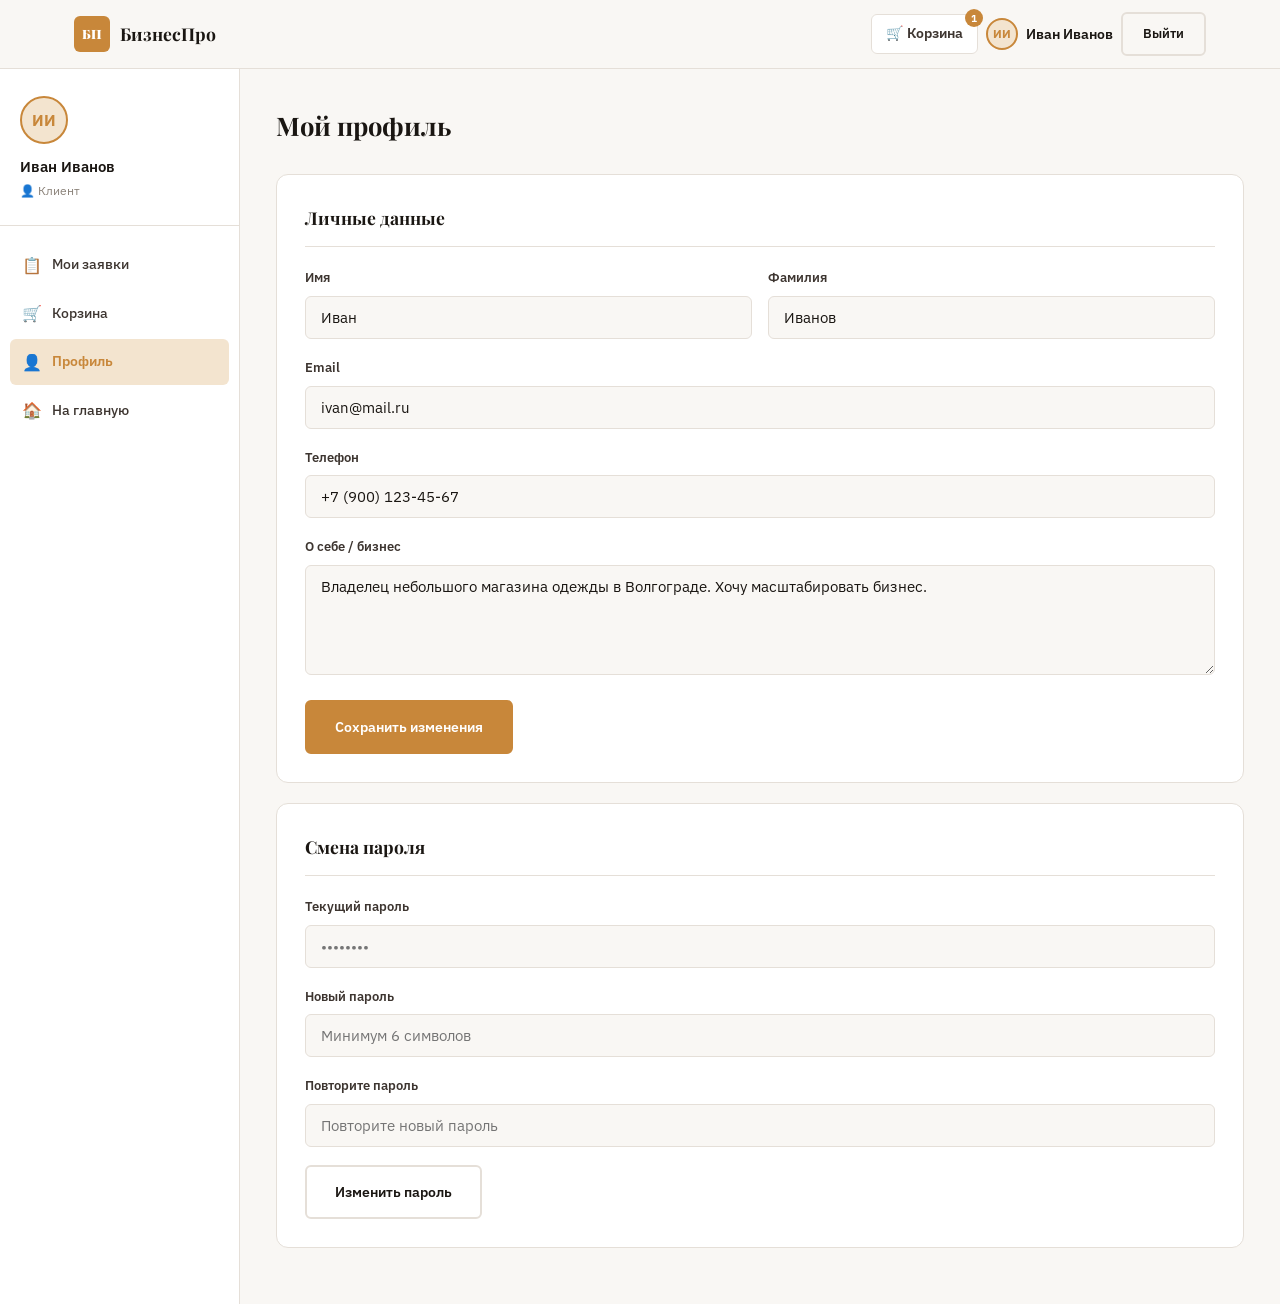
<file: biznes/client-profile.html>
<!DOCTYPE html>
<html lang="ru">
<head>
<meta charset="UTF-8"/><meta name="viewport" content="width=device-width,initial-scale=1.0"/>
<title>Профиль — БизнесПро</title>
<link href="https://fonts.googleapis.com/css2?family=Playfair+Display:ital,wght@0,700;0,900;1,700&family=IBM+Plex+Sans:wght@300;400;500;600&display=swap" rel="stylesheet"/>
<link rel="stylesheet" href="style.css"/>
</head>
<body>
<header class="header">
  <div class="container header__inner">
    <a href="index.html" class="logo"><span class="logo__mark">БП</span><span class="logo__name">БизнесПро</span></a>
    <div class="nav__actions">
      <a href="cart.html" class="cart-btn">🛒 Корзина <span class="cart-badge">1</span></a>
      <div class="user-menu"><div class="user-avatar">ИИ</div><span class="user-menu__name">Иван Иванов</span></div>
      <a href="index.html" class="btn btn--ghost btn--sm">Выйти</a>
    </div>
  </div>
</header>
<div class="page">
  <div class="dashboard">
    <aside class="sidebar">
      <div class="sidebar__user">
        <div class="sidebar__avatar">ИИ</div>
        <div class="sidebar__name">Иван Иванов</div>
        <div class="sidebar__role">👤 Клиент</div>
      </div>
      <nav class="sidebar__nav">
        <a href="client-dashboard.html" class="sidebar__link"><span class="icon">📋</span>Мои заявки</a>
        <a href="cart.html"             class="sidebar__link"><span class="icon">🛒</span>Корзина</a>
        <a href="client-profile.html"   class="sidebar__link sidebar__link--active"><span class="icon">👤</span>Профиль</a>
        <a href="index.html"            class="sidebar__link"><span class="icon">🏠</span>На главную</a>
      </nav>
    </aside>
    <main class="dash-content">
      <div class="dash-header"><h1>Мой профиль</h1></div>
      <div class="profile-card">
        <h2>Личные данные</h2>
        <div class="profile-grid">
          <div class="form-group"><label>Имя</label><input type="text" value="Иван"/></div>
          <div class="form-group"><label>Фамилия</label><input type="text" value="Иванов"/></div>
        </div>
        <div class="form-group"><label>Email</label><input type="email" value="ivan@mail.ru"/></div>
        <div class="form-group"><label>Телефон</label><input type="tel" value="+7 (900) 123-45-67"/></div>
        <div class="form-group"><label>О себе / бизнес</label><textarea>Владелец небольшого магазина одежды в Волгограде. Хочу масштабировать бизнес.</textarea></div>
        <a href="#" class="btn btn--primary">Сохранить изменения</a>
      </div>
      <div class="profile-card">
        <h2>Смена пароля</h2>
        <div class="form-group"><label>Текущий пароль</label><input type="password" placeholder="••••••••"/></div>
        <div class="form-group"><label>Новый пароль</label><input type="password" placeholder="Минимум 6 символов"/></div>
        <div class="form-group"><label>Повторите пароль</label><input type="password" placeholder="Повторите новый пароль"/></div>
        <a href="#" class="btn btn--ghost">Изменить пароль</a>
      </div>
    </main>
  </div>
</div>
</body>
</html>
</file>
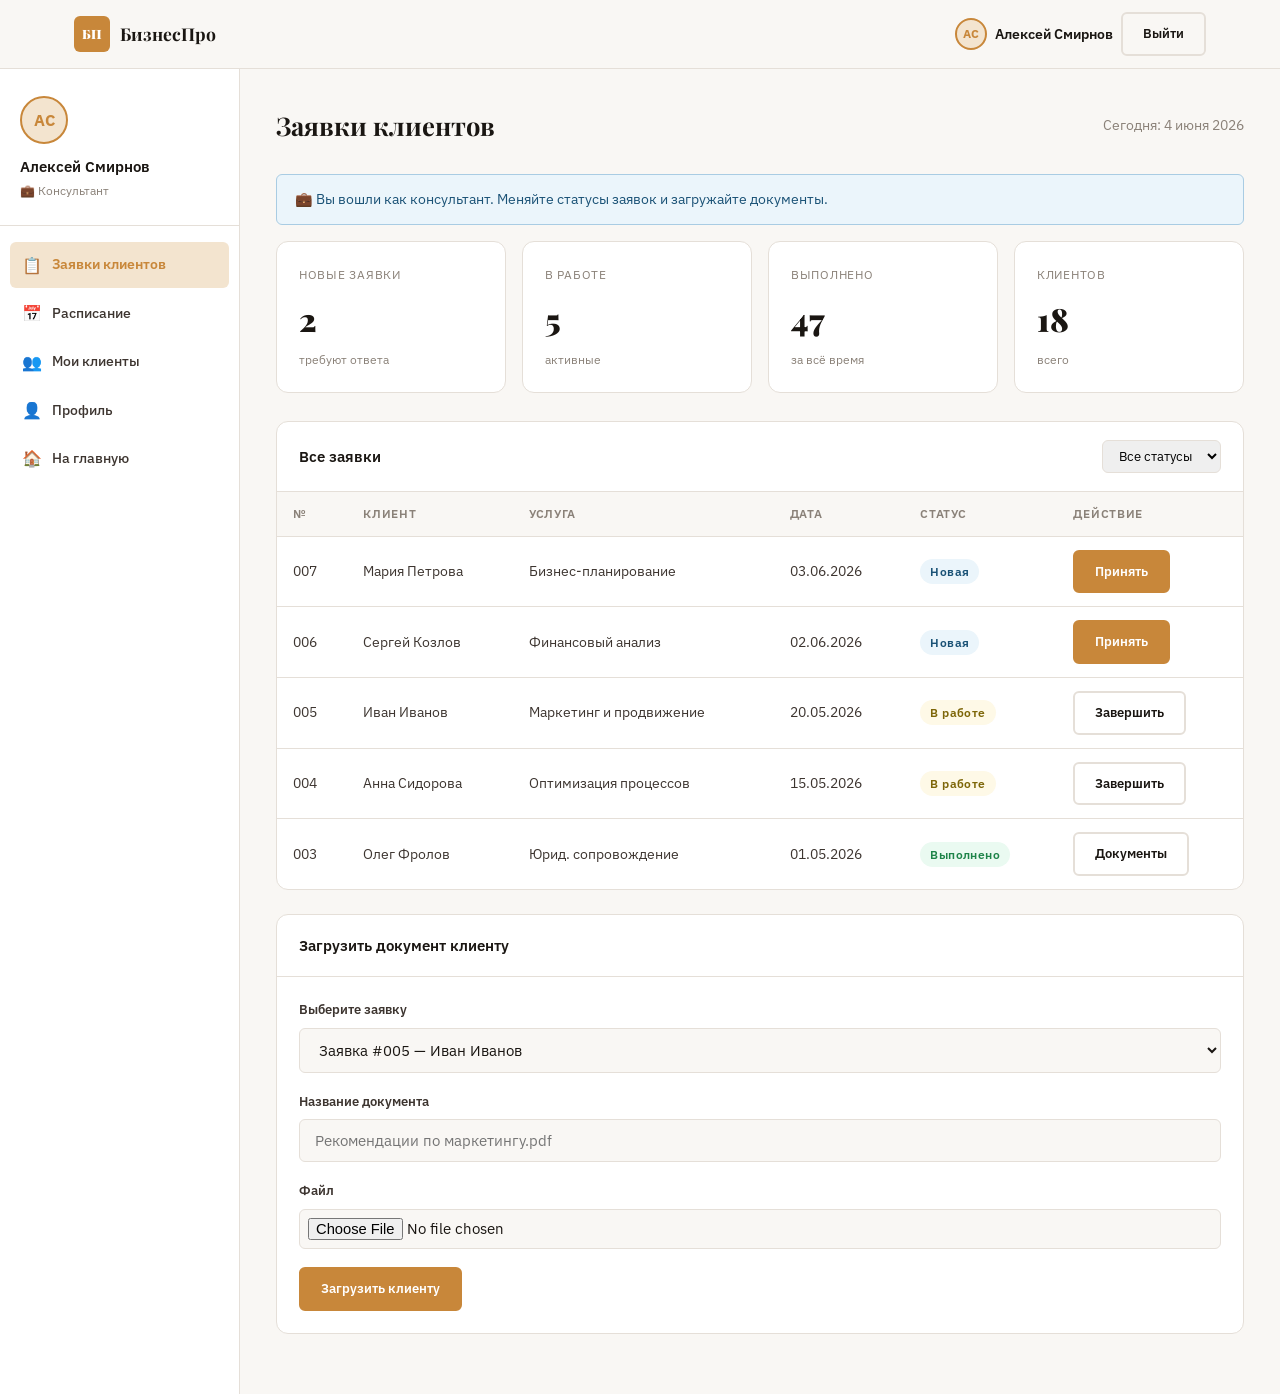
<file: biznes/consultant-dashboard.html>
<!DOCTYPE html>
<html lang="ru">
<head>
<meta charset="UTF-8"/><meta name="viewport" content="width=device-width,initial-scale=1.0"/>
<title>Кабинет консультанта — БизнесПро</title>
<link href="https://fonts.googleapis.com/css2?family=Playfair+Display:ital,wght@0,700;0,900;1,700&family=IBM+Plex+Sans:wght@300;400;500;600&display=swap" rel="stylesheet"/>
<link rel="stylesheet" href="style.css"/>
</head>
<body>
<header class="header">
  <div class="container header__inner">
    <a href="index.html" class="logo"><span class="logo__mark">БП</span><span class="logo__name">БизнесПро</span></a>
    <div class="nav__actions">
      <div class="user-menu">
        <div class="user-avatar">АС</div>
        <span class="user-menu__name">Алексей Смирнов</span>
      </div>
      <a href="index.html" class="btn btn--ghost btn--sm">Выйти</a>
    </div>
  </div>
</header>

<div class="page">
  <div class="dashboard">
    <aside class="sidebar">
      <div class="sidebar__user">
        <div class="sidebar__avatar">АС</div>
        <div class="sidebar__name">Алексей Смирнов</div>
        <div class="sidebar__role">💼 Консультант</div>
      </div>
      <nav class="sidebar__nav">
        <a href="consultant-dashboard.html" class="sidebar__link sidebar__link--active"><span class="icon">📋</span>Заявки клиентов</a>
        <a href="consultant-schedule.html"  class="sidebar__link"><span class="icon">📅</span>Расписание</a>
        <a href="consultant-clients.html"   class="sidebar__link"><span class="icon">👥</span>Мои клиенты</a>
        <a href="client-profile.html"       class="sidebar__link"><span class="icon">👤</span>Профиль</a>
        <a href="index.html"                class="sidebar__link"><span class="icon">🏠</span>На главную</a>
      </nav>
    </aside>

    <main class="dash-content">
      <div class="dash-header">
        <h1>Заявки клиентов</h1>
        <span style="font-size:.85rem;color:var(--muted)">Сегодня: 4 июня 2026</span>
      </div>

      <div class="alert alert--info">💼 Вы вошли как консультант. Меняйте статусы заявок и загружайте документы.</div>

      <div class="dash-stats">
        <div class="dash-stat"><div class="dash-stat__label">Новые заявки</div><div class="dash-stat__num">2</div><div class="dash-stat__sub">требуют ответа</div></div>
        <div class="dash-stat"><div class="dash-stat__label">В работе</div><div class="dash-stat__num">5</div><div class="dash-stat__sub">активные</div></div>
        <div class="dash-stat"><div class="dash-stat__label">Выполнено</div><div class="dash-stat__num">47</div><div class="dash-stat__sub">за всё время</div></div>
        <div class="dash-stat"><div class="dash-stat__label">Клиентов</div><div class="dash-stat__num">18</div><div class="dash-stat__sub">всего</div></div>
      </div>

      <div class="table-wrap">
        <div class="table-wrap__head">
          <span class="table-wrap__title">Все заявки</span>
          <select style="padding:6px 12px;border:1px solid var(--border);border-radius:6px;font-family:var(--ff-body);font-size:.82rem">
            <option>Все статусы</option>
            <option>Новые</option>
            <option>В работе</option>
            <option>Выполнено</option>
          </select>
        </div>
        <table>
          <thead><tr><th>№</th><th>Клиент</th><th>Услуга</th><th>Дата</th><th>Статус</th><th>Действие</th></tr></thead>
          <tbody>
            <tr>
              <td>007</td><td>Мария Петрова</td><td>Бизнес-планирование</td><td>03.06.2026</td>
              <td><span class="badge badge--new">Новая</span></td>
              <td><a href="#" class="btn btn--primary btn--sm">Принять</a></td>
            </tr>
            <tr>
              <td>006</td><td>Сергей Козлов</td><td>Финансовый анализ</td><td>02.06.2026</td>
              <td><span class="badge badge--new">Новая</span></td>
              <td><a href="#" class="btn btn--primary btn--sm">Принять</a></td>
            </tr>
            <tr>
              <td>005</td><td>Иван Иванов</td><td>Маркетинг и продвижение</td><td>20.05.2026</td>
              <td><span class="badge badge--work">В работе</span></td>
              <td><a href="#" class="btn btn--ghost btn--sm">Завершить</a></td>
            </tr>
            <tr>
              <td>004</td><td>Анна Сидорова</td><td>Оптимизация процессов</td><td>15.05.2026</td>
              <td><span class="badge badge--work">В работе</span></td>
              <td><a href="#" class="btn btn--ghost btn--sm">Завершить</a></td>
            </tr>
            <tr>
              <td>003</td><td>Олег Фролов</td><td>Юрид. сопровождение</td><td>01.05.2026</td>
              <td><span class="badge badge--done">Выполнено</span></td>
              <td><a href="#" class="btn btn--ghost btn--sm">Документы</a></td>
            </tr>
          </tbody>
        </table>
      </div>

      <div class="table-wrap">
        <div class="table-wrap__head"><span class="table-wrap__title">Загрузить документ клиенту</span></div>
        <div style="padding:22px">
          <div class="form-group"><label>Выберите заявку</label>
            <select><option>Заявка #005 — Иван Иванов</option><option>Заявка #004 — Анна Сидорова</option></select>
          </div>
          <div class="form-group"><label>Название документа</label><input type="text" placeholder="Рекомендации по маркетингу.pdf"/></div>
          <div class="form-group"><label>Файл</label><input type="file" style="padding:8px"/></div>
          <a href="#" class="btn btn--primary btn--sm">Загрузить клиенту</a>
        </div>
      </div>
    </main>
  </div>
</div>
</body>
</html>
</file>
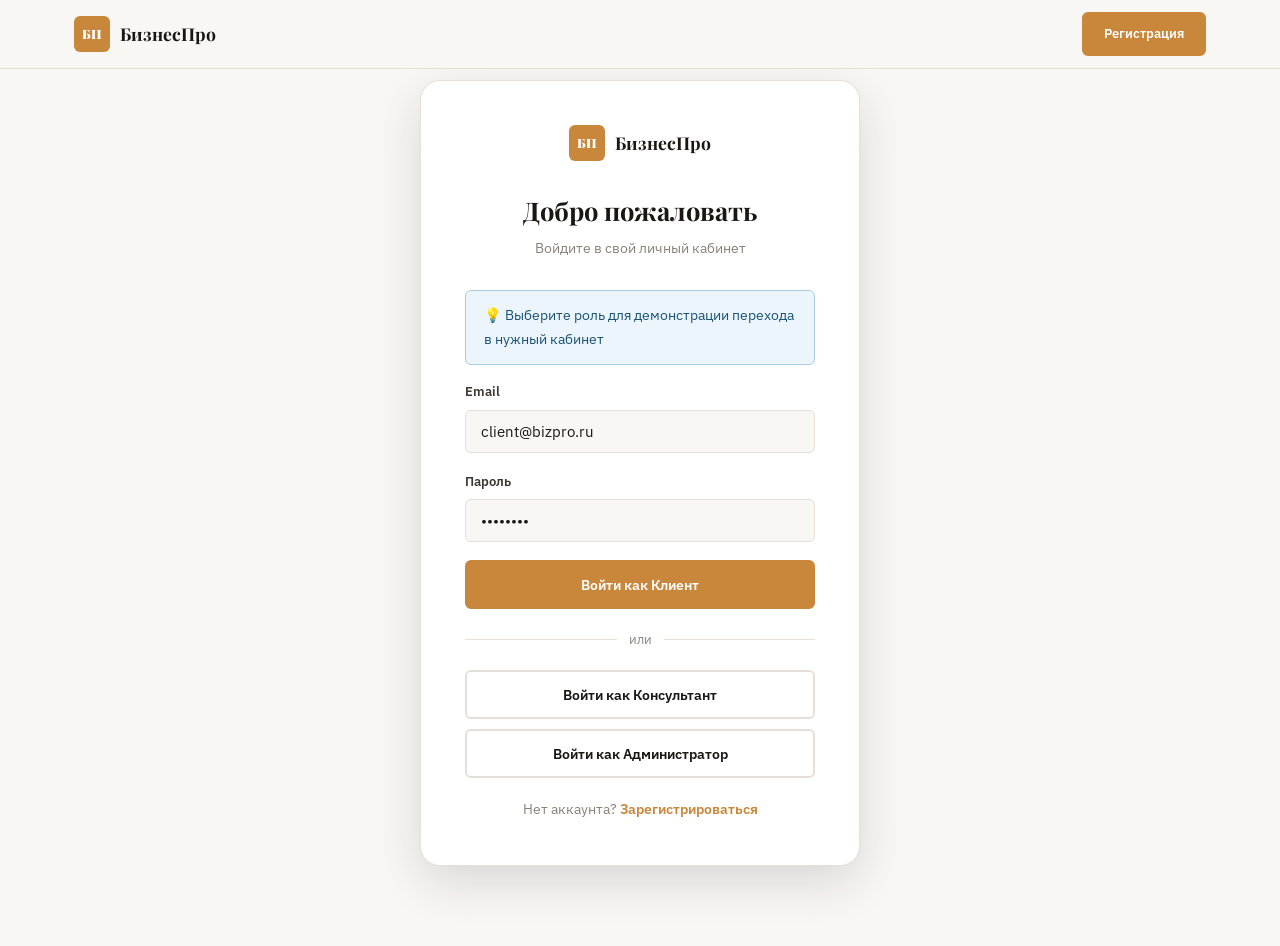
<file: biznes/login.html>
<!DOCTYPE html>
<html lang="ru">
<head>
<meta charset="UTF-8"/><meta name="viewport" content="width=device-width,initial-scale=1.0"/>
<title>Вход — БизнесПро</title>
<link href="https://fonts.googleapis.com/css2?family=Playfair+Display:ital,wght@0,700;0,900;1,700&family=IBM+Plex+Sans:wght@300;400;500;600&display=swap" rel="stylesheet"/>
<link rel="stylesheet" href="style.css"/>
</head>
<body>
<header class="header">
  <div class="container header__inner">
    <a href="index.html" class="logo"><span class="logo__mark">БП</span><span class="logo__name">БизнесПро</span></a>
    <div class="nav__actions">
      <a href="register.html" class="btn btn--primary btn--sm">Регистрация</a>
    </div>
  </div>
</header>

<div class="auth-page">
  <div class="auth-card">
    <div class="auth-card__logo"><span class="logo__mark">БП</span><span>БизнесПро</span></div>
    <h1 class="auth-card__title">Добро пожаловать</h1>
    <p class="auth-card__sub">Войдите в свой личный кабинет</p>

    <div class="alert alert--info">💡 Выберите роль для демонстрации перехода в нужный кабинет</div>

    <!-- Клиент -->
    <form action="client-dashboard.html" method="get">
      <div class="form-group"><label>Email</label><input type="email" value="client@bizpro.ru"/></div>
      <div class="form-group"><label>Пароль</label><input type="password" value="••••••••"/></div>
      <button type="submit" class="btn btn--primary btn--full">Войти как Клиент</button>
    </form>

    <div class="auth-divider">или</div>

    <!-- Консультант -->
    <form action="consultant-dashboard.html" method="get" style="margin-bottom:10px">
      <button type="submit" class="btn btn--ghost btn--full">Войти как Консультант</button>
    </form>

    <!-- Администратор -->
    <form action="admin-dashboard.html" method="get">
      <button type="submit" class="btn btn--ghost btn--full">Войти как Администратор</button>
    </form>

    <div class="auth-card__footer">Нет аккаунта? <a href="register.html">Зарегистрироваться</a></div>
  </div>
</div>
</body>
</html>
</file>
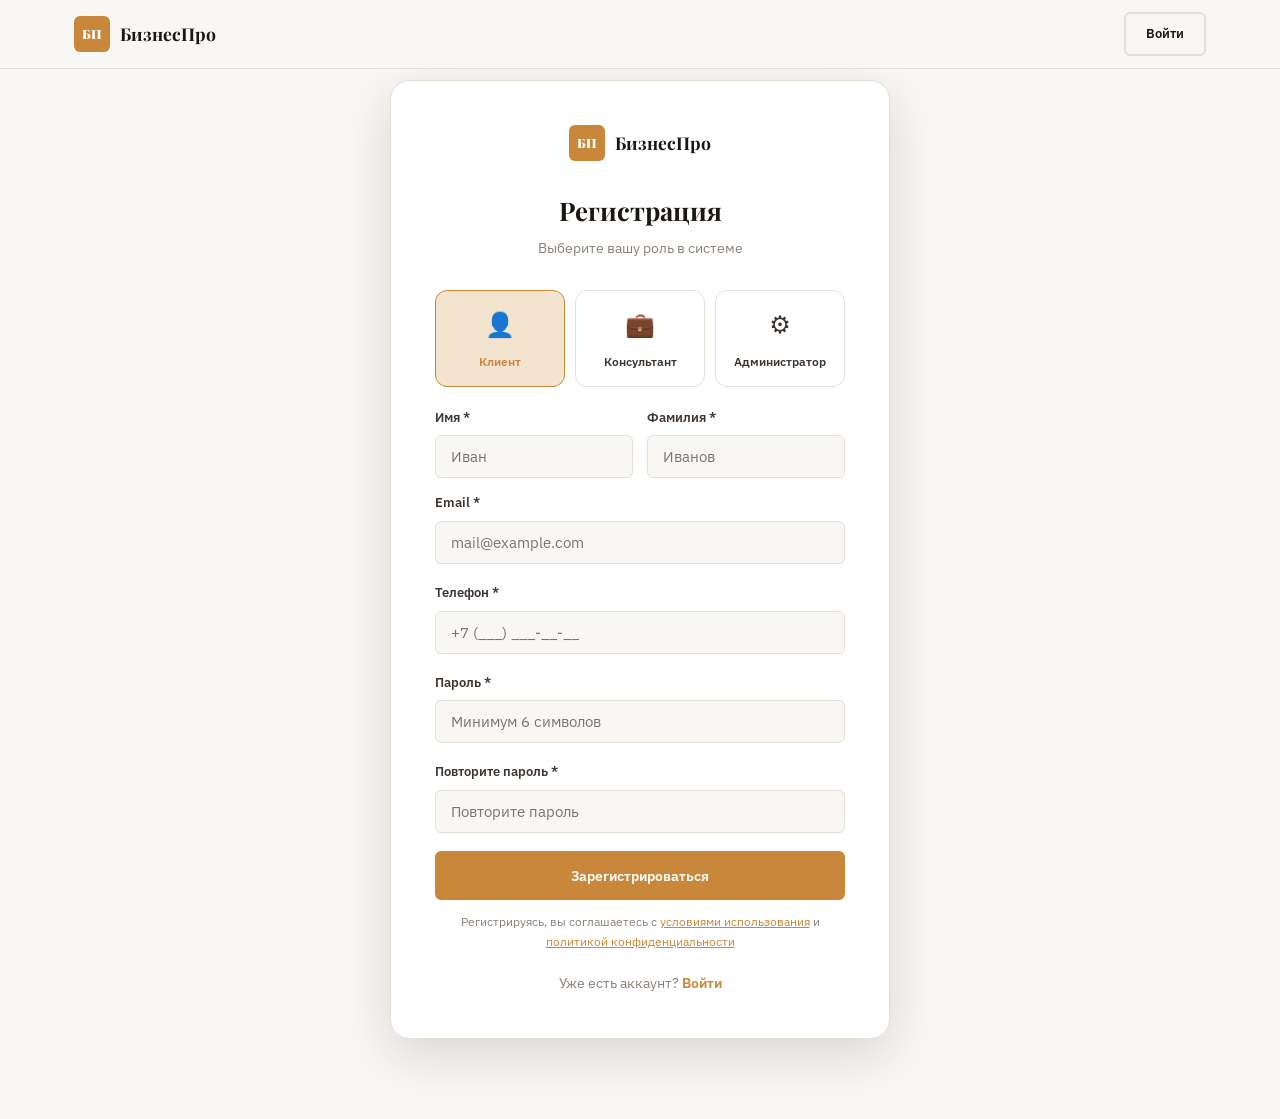
<file: biznes/register.html>
<!DOCTYPE html>
<html lang="ru">
<head>
<meta charset="UTF-8"/><meta name="viewport" content="width=device-width,initial-scale=1.0"/>
<title>Регистрация — БизнесПро</title>
<link href="https://fonts.googleapis.com/css2?family=Playfair+Display:ital,wght@0,700;0,900;1,700&family=IBM+Plex+Sans:wght@300;400;500;600&display=swap" rel="stylesheet"/>
<link rel="stylesheet" href="style.css"/>
</head>
<body>
<header class="header">
  <div class="container header__inner">
    <a href="index.html" class="logo"><span class="logo__mark">БП</span><span class="logo__name">БизнесПро</span></a>
    <div class="nav__actions">
      <a href="login.html" class="btn btn--ghost btn--sm">Войти</a>
    </div>
  </div>
</header>

<div class="auth-page">
  <div class="auth-card" style="max-width:500px">
    <div class="auth-card__logo"><span class="logo__mark">БП</span><span>БизнесПро</span></div>
    <h1 class="auth-card__title">Регистрация</h1>
    <p class="auth-card__sub">Выберите вашу роль в системе</p>

    <div class="role-select">
      <div class="role-option">
        <input type="radio" name="role" id="r-client" checked/>
        <label for="r-client"><span class="role-icon">👤</span>Клиент</label>
      </div>
      <div class="role-option">
        <input type="radio" name="role" id="r-consult"/>
        <label for="r-consult"><span class="role-icon">💼</span>Консультант</label>
      </div>
      <div class="role-option">
        <input type="radio" name="role" id="r-admin"/>
        <label for="r-admin"><span class="role-icon">⚙️</span>Администратор</label>
      </div>
    </div>

    <form action="client-dashboard.html" method="get">
      <div class="profile-grid" style="display:grid;grid-template-columns:1fr 1fr;gap:14px">
        <div class="form-group" style="margin-bottom:0"><label>Имя *</label><input type="text" placeholder="Иван" required/></div>
        <div class="form-group" style="margin-bottom:0"><label>Фамилия *</label><input type="text" placeholder="Иванов" required/></div>
      </div>
      <div style="height:14px"></div>
      <div class="form-group"><label>Email *</label><input type="email" placeholder="mail@example.com" required/></div>
      <div class="form-group"><label>Телефон *</label><input type="tel" placeholder="+7 (___) ___-__-__" required/></div>
      <div class="form-group"><label>Пароль *</label><input type="password" placeholder="Минимум 6 символов" required/></div>
      <div class="form-group"><label>Повторите пароль *</label><input type="password" placeholder="Повторите пароль" required/></div>
      <button type="submit" class="btn btn--primary btn--full">Зарегистрироваться</button>
      <p class="form-note" style="margin-top:12px">Регистрируясь, вы соглашаетесь с <a href="#">условиями использования</a> и <a href="#">политикой конфиденциальности</a></p>
    </form>

    <div class="auth-card__footer">Уже есть аккаунт? <a href="login.html">Войти</a></div>
  </div>
</div>
</body>
</html>
</file>
<file: biznes/style.css>
/* ============================================
   БизнесПро — style.css (полная версия)
   ============================================ */

@import url('https://fonts.googleapis.com/css2?family=Playfair+Display:ital,wght@0,700;0,900;1,700&family=IBM+Plex+Sans:wght@300;400;500;600&display=swap');

:root {
  --bg:        #F9F7F4;
  --surface:   #FFFFFF;
  --dark:      #1A1612;
  --mid:       #3D3530;
  --muted:     #8A8178;
  --accent:    #C8873A;
  --accent-dk: #A56B28;
  --accent-lt: #F3E4CF;
  --border:    #E5DFD8;
  --dark-card: #1A1612;

  --ff-head: 'Playfair Display', Georgia, serif;
  --ff-body: 'IBM Plex Sans', system-ui, sans-serif;

  --r-sm: 6px;
  --r-md: 12px;
  --r-lg: 20px;

  --sh-sm: 0 2px 8px rgba(26,22,18,.06);
  --sh-md: 0 6px 24px rgba(26,22,18,.10);
  --sh-lg: 0 16px 48px rgba(26,22,18,.14);

  --t: .22s ease;
  --cw: 1180px;
}

/* ── RESET ─────────────────────────────── */
*,*::before,*::after{box-sizing:border-box;margin:0;padding:0}
html{scroll-behavior:smooth;font-size:16px}
body{font-family:var(--ff-body);background:var(--bg);color:var(--dark);line-height:1.65;overflow-x:hidden}
a{color:inherit;text-decoration:none}
img{display:block;max-width:100%}
ul{list-style:none}

/* ── CONTAINER ─────────────────────────── */
.container{width:100%;max-width:var(--cw);margin:0 auto;padding:0 24px}

/* ── BUTTONS ───────────────────────────── */
.btn{display:inline-flex;align-items:center;justify-content:center;gap:8px;padding:13px 28px;border-radius:var(--r-sm);font-family:var(--ff-body);font-size:.9rem;font-weight:600;cursor:pointer;border:2px solid transparent;transition:all var(--t);white-space:nowrap}
.btn--primary{background:var(--accent);color:#fff;border-color:var(--accent)}
.btn--primary:hover{background:var(--accent-dk);border-color:var(--accent-dk);transform:translateY(-2px);box-shadow:var(--sh-md)}
.btn--ghost{background:transparent;color:var(--dark);border-color:var(--border)}
.btn--ghost:hover{border-color:var(--accent);color:var(--accent);transform:translateY(-2px)}
.btn--full{width:100%}
.btn--sm{padding:9px 20px;font-size:.82rem}
.btn--danger{background:#e53935;color:#fff;border-color:#e53935}
.btn--danger:hover{background:#c62828}

/* ── SECTION ───────────────────────────── */
.section{padding:88px 0}
.section__header{text-align:center;max-width:600px;margin:0 auto 56px}
.section__tag{display:inline-block;font-size:.72rem;font-weight:600;letter-spacing:.12em;text-transform:uppercase;color:var(--accent);background:var(--accent-lt);border-radius:99px;padding:4px 14px;margin-bottom:12px}
.section__title{font-family:var(--ff-head);font-size:clamp(1.7rem,3.2vw,2.4rem);font-weight:700;line-height:1.2;margin-bottom:14px}
.section__desc{color:var(--muted);font-size:1rem}

/* ── HEADER ────────────────────────────── */
.header{position:fixed;top:0;left:0;right:0;z-index:100;background:rgba(249,247,244,.93);backdrop-filter:blur(14px);border-bottom:1px solid var(--border)}
.header__inner{display:flex;align-items:center;justify-content:space-between;height:68px;gap:16px}
.logo{display:flex;align-items:center;gap:10px;font-family:var(--ff-head);font-weight:700;font-size:1.1rem}
.logo__mark{width:36px;height:36px;background:var(--accent);color:#fff;border-radius:var(--r-sm);display:flex;align-items:center;justify-content:center;font-size:.8rem;font-weight:900}
.nav{display:flex;align-items:center;gap:4px}
.nav__link{padding:7px 14px;border-radius:var(--r-sm);font-size:.88rem;font-weight:500;color:var(--mid);transition:all var(--t)}
.nav__link:hover{color:var(--dark);background:var(--border)}
.nav__link--cta{background:var(--accent);color:#fff!important;padding:7px 18px}
.nav__link--cta:hover{background:var(--accent-dk)}
.nav__actions{display:flex;align-items:center;gap:8px}

/* ── CART ICON ─────────────────────────── */
.cart-btn{position:relative;display:flex;align-items:center;gap:6px;padding:7px 14px;border-radius:var(--r-sm);font-size:.88rem;font-weight:600;color:var(--mid);border:1.5px solid var(--border);transition:all var(--t);background:var(--surface)}
.cart-btn:hover{border-color:var(--accent);color:var(--accent)}
.cart-badge{position:absolute;top:-6px;right:-6px;width:18px;height:18px;background:var(--accent);color:#fff;font-size:.65rem;font-weight:700;border-radius:50%;display:flex;align-items:center;justify-content:center}

/* ── USER MENU ─────────────────────────── */
.user-menu{display:flex;align-items:center;gap:8px;font-size:.85rem;color:var(--mid)}
.user-menu__name{font-weight:600;color:var(--dark)}
.user-avatar{width:32px;height:32px;border-radius:50%;background:var(--accent-lt);border:2px solid var(--accent);display:flex;align-items:center;justify-content:center;font-size:.75rem;font-weight:700;color:var(--accent)}

/* ── PAGE WRAPPER ──────────────────────── */
.page{padding-top:68px;min-height:100vh}

/* ═══════════════════════════════════════
   HERO
═══════════════════════════════════════ */
.hero{position:relative;min-height:calc(100vh - 68px);display:flex;align-items:center;overflow:hidden}
.hero__bg{position:absolute;inset:0;pointer-events:none}
.hero__circle{position:absolute;border-radius:50%}
.hero__circle--1{width:580px;height:580px;top:-180px;right:-140px;background:radial-gradient(circle,var(--accent-lt) 0%,transparent 70%);opacity:.85}
.hero__circle--2{width:280px;height:280px;bottom:60px;left:-60px;background:radial-gradient(circle,var(--accent-lt) 0%,transparent 70%);opacity:.5}
.hero__grid{position:absolute;inset:0;background-image:linear-gradient(var(--border) 1px,transparent 1px),linear-gradient(90deg,var(--border) 1px,transparent 1px);background-size:60px 60px;opacity:.35}
.hero__inner{position:relative;z-index:1;max-width:680px;padding:48px 0 80px;animation:fadeUp .7s ease both}
.hero__badge{display:inline-flex;align-items:center;gap:8px;font-size:.75rem;font-weight:600;color:var(--accent-dk);background:var(--accent-lt);border:1px solid var(--accent);border-radius:99px;padding:5px 14px;margin-bottom:24px}
.hero__title{font-family:var(--ff-head);font-size:clamp(2.2rem,5.5vw,3.8rem);font-weight:900;line-height:1.1;margin-bottom:20px}
.hero__title em{font-style:italic;color:var(--accent)}
.hero__sub{font-size:1.08rem;color:var(--muted);max-width:500px;margin-bottom:36px;line-height:1.72}
.hero__actions{display:flex;gap:14px;flex-wrap:wrap;margin-bottom:52px}
.hero__stats{display:flex;align-items:center;gap:28px}
.stat{display:flex;flex-direction:column}
.stat__num{font-family:var(--ff-head);font-size:1.9rem;font-weight:900;line-height:1}
.stat__label{font-size:.76rem;color:var(--muted);margin-top:4px}
.stat__div{width:1px;height:44px;background:var(--border)}

/* ═══════════════════════════════════════
   SERVICES
═══════════════════════════════════════ */
.services__grid{display:grid;grid-template-columns:repeat(auto-fit,minmax(290px,1fr));gap:22px}
.service-card{background:var(--surface);border:1px solid var(--border);border-radius:var(--r-md);padding:30px;transition:all var(--t);position:relative;overflow:hidden}
.service-card::before{content:'';position:absolute;bottom:0;left:0;width:100%;height:3px;background:var(--accent);transform:scaleX(0);transform-origin:left;transition:transform var(--t)}
.service-card:hover{transform:translateY(-4px);box-shadow:var(--sh-md);border-color:var(--accent-lt)}
.service-card:hover::before{transform:scaleX(1)}
.service-card__icon{font-size:1.9rem;margin-bottom:14px}
.service-card__title{font-family:var(--ff-head);font-size:1.1rem;font-weight:700;margin-bottom:10px}
.service-card__text{font-size:.88rem;color:var(--muted);line-height:1.68;margin-bottom:18px}
.service-card__link{font-size:.84rem;font-weight:600;color:var(--accent)}
.service-card__link:hover{letter-spacing:.02em}

/* ═══════════════════════════════════════
   ABOUT
═══════════════════════════════════════ */
.about{background:var(--surface);border-top:1px solid var(--border);border-bottom:1px solid var(--border)}
.about__inner{display:grid;grid-template-columns:1fr 1.4fr;gap:72px;align-items:center}
.about__photo{width:280px;height:360px;background:var(--accent-lt);border-radius:var(--r-lg);display:flex;align-items:center;justify-content:center;color:var(--muted);font-size:.85rem;text-align:center;border:2px dashed var(--accent);position:relative}
.about__exp{position:absolute;bottom:-16px;right:-16px;background:var(--accent);color:#fff;padding:14px 18px;border-radius:var(--r-md);text-align:center;font-size:.78rem;line-height:1.3;box-shadow:var(--sh-md)}
.about__exp strong{display:block;font-family:var(--ff-head);font-size:1.9rem;font-weight:900;line-height:1}
.about__text{color:var(--mid);margin-bottom:14px;font-size:.97rem;line-height:1.75}
.about__list{margin:20px 0 28px;display:flex;flex-direction:column;gap:9px}
.about__list li{font-size:.9rem;color:var(--mid)}

/* ═══════════════════════════════════════
   CASES
═══════════════════════════════════════ */
.cases__grid{display:grid;grid-template-columns:repeat(auto-fit,minmax(290px,1fr));gap:22px}
.case-card{background:var(--surface);border:1px solid var(--border);border-radius:var(--r-md);padding:30px;transition:all var(--t)}
.case-card:hover{transform:translateY(-4px);box-shadow:var(--sh-md)}
.case-card__tag{display:inline-block;font-size:.7rem;font-weight:600;letter-spacing:.08em;text-transform:uppercase;color:var(--accent);background:var(--accent-lt);padding:3px 11px;border-radius:99px;margin-bottom:14px}
.case-card__title{font-family:var(--ff-head);font-size:1.15rem;font-weight:700;margin-bottom:10px}
.case-card__text{font-size:.88rem;color:var(--muted);line-height:1.68;margin-bottom:20px}
.case-card__result{display:flex;align-items:baseline;gap:8px;padding-top:18px;border-top:1px solid var(--border)}
.case-card__num{font-family:var(--ff-head);font-size:2rem;font-weight:900;color:var(--accent);line-height:1}
.case-card__metric{font-size:.82rem;color:var(--muted)}

/* ═══════════════════════════════════════
   PRICING
═══════════════════════════════════════ */
.pricing{background:var(--surface);border-top:1px solid var(--border);border-bottom:1px solid var(--border)}
.pricing__grid{display:grid;grid-template-columns:repeat(auto-fit,minmax(270px,1fr));gap:22px;align-items:start}
.price-card{background:var(--bg);border:1px solid var(--border);border-radius:var(--r-md);padding:34px;position:relative;transition:all var(--t)}
.price-card:hover{box-shadow:var(--sh-md)}
.price-card--featured{background:var(--dark-card);border-color:var(--dark-card);color:#fff;transform:scale(1.03)}
.price-card--featured:hover{transform:scale(1.05)}
.price-card__badge{position:absolute;top:-11px;left:50%;transform:translateX(-50%);background:var(--accent);color:#fff;font-size:.7rem;font-weight:700;letter-spacing:.08em;text-transform:uppercase;padding:3px 13px;border-radius:99px}
.price-card__name{font-family:var(--ff-head);font-size:1.2rem;font-weight:700;margin-bottom:14px}
.price-card--featured .price-card__name{color:#fff}
.price-card__price{font-family:var(--ff-head);font-size:2rem;font-weight:900;margin-bottom:24px;line-height:1}
.price-card__price span{font-size:.85rem;font-family:var(--ff-body);font-weight:400;color:var(--muted);margin-left:3px}
.price-card--featured .price-card__price{color:#fff}
.price-card--featured .price-card__price span{color:rgba(255,255,255,.5)}
.price-card__list{display:flex;flex-direction:column;gap:9px;margin-bottom:28px}
.price-card__list li{font-size:.87rem;color:var(--mid)}
.price-card--featured .price-card__list li{color:rgba(255,255,255,.72)}
.price-card--featured .btn--ghost{color:#fff;border-color:rgba(255,255,255,.3)}
.price-card--featured .btn--ghost:hover{border-color:#fff;background:rgba(255,255,255,.1)}
/* Кнопка «Добавить в корзину» */
.add-to-cart{display:inline-flex;align-items:center;gap:6px;width:100%;justify-content:center;padding:11px 20px;border-radius:var(--r-sm);font-size:.85rem;font-weight:600;cursor:pointer;border:1.5px solid var(--accent);color:var(--accent);background:transparent;transition:all var(--t);margin-top:10px;font-family:var(--ff-body)}
.add-to-cart:hover{background:var(--accent);color:#fff}
.price-card--featured .add-to-cart{border-color:rgba(255,255,255,.4);color:#fff}
.price-card--featured .add-to-cart:hover{background:var(--accent);border-color:var(--accent)}

/* ═══════════════════════════════════════
   CONTACT
═══════════════════════════════════════ */
.contact__inner{display:grid;grid-template-columns:1fr 1.3fr;gap:72px;align-items:start}
.contact__desc{color:var(--muted);font-size:.97rem;line-height:1.7;margin-bottom:36px}
.contact__details{display:flex;flex-direction:column;gap:14px}
.contact__item{display:flex;align-items:center;gap:12px;font-size:.92rem;color:var(--mid)}
.contact__icon{font-size:1.2rem}
.contact__item a:hover{color:var(--accent)}
.contact-form{background:var(--surface);border:1px solid var(--border);border-radius:var(--r-lg);padding:36px}
.form-group{margin-bottom:18px}
.form-group label{display:block;font-size:.82rem;font-weight:600;color:var(--mid);margin-bottom:7px}
.form-group input,.form-group select,.form-group textarea{width:100%;padding:11px 15px;border:1.5px solid var(--border);border-radius:var(--r-sm);font-family:var(--ff-body);font-size:.92rem;color:var(--dark);background:var(--bg);outline:none;transition:border-color var(--t)}
.form-group input:focus,.form-group select:focus,.form-group textarea:focus{border-color:var(--accent)}
.form-group textarea{resize:vertical;min-height:110px}
.form-note{text-align:center;font-size:.75rem;color:var(--muted);margin-top:10px}
.form-note a{color:var(--accent);text-decoration:underline}

/* ═══════════════════════════════════════
   FOOTER
═══════════════════════════════════════ */
.footer{background:var(--dark);color:rgba(255,255,255,.55);padding:44px 0}
.footer__inner{display:flex;align-items:center;justify-content:space-between;flex-wrap:wrap;gap:20px}
.footer .logo{color:#fff}
.footer .logo__mark{background:var(--accent)}
.footer__tagline{font-size:.78rem;color:rgba(255,255,255,.38);margin-top:3px}
.footer__nav{display:flex;gap:20px;flex-wrap:wrap}
.footer__nav a{font-size:.85rem;color:rgba(255,255,255,.5);transition:color var(--t)}
.footer__nav a:hover{color:#fff}
.footer__copy{font-size:.76rem}

/* ═══════════════════════════════════════
   AUTH PAGES (login / register)
═══════════════════════════════════════ */
.auth-page{min-height:100vh;display:flex;align-items:center;justify-content:center;background:var(--bg);padding:80px 24px}
.auth-card{background:var(--surface);border:1px solid var(--border);border-radius:var(--r-lg);padding:44px;width:100%;max-width:440px;box-shadow:var(--sh-lg)}
.auth-card__logo{display:flex;align-items:center;gap:10px;justify-content:center;margin-bottom:28px;font-family:var(--ff-head);font-weight:700;font-size:1.1rem}
.auth-card__title{font-family:var(--ff-head);font-size:1.6rem;font-weight:700;text-align:center;margin-bottom:6px}
.auth-card__sub{text-align:center;font-size:.88rem;color:var(--muted);margin-bottom:30px}
.auth-card__footer{text-align:center;margin-top:20px;font-size:.85rem;color:var(--muted)}
.auth-card__footer a{color:var(--accent);font-weight:600}
.auth-divider{display:flex;align-items:center;gap:12px;margin:20px 0;color:var(--muted);font-size:.8rem}
.auth-divider::before,.auth-divider::after{content:'';flex:1;height:1px;background:var(--border)}
.role-select{display:grid;grid-template-columns:repeat(3,1fr);gap:10px;margin-bottom:20px}
.role-option input[type=radio]{display:none}
.role-option label{display:flex;flex-direction:column;align-items:center;gap:6px;padding:14px 8px;border:1.5px solid var(--border);border-radius:var(--r-md);cursor:pointer;transition:all var(--t);font-size:.78rem;font-weight:600;color:var(--mid)}
.role-option label:hover{border-color:var(--accent);color:var(--accent)}
.role-option input:checked + label{border-color:var(--accent);background:var(--accent-lt);color:var(--accent)}
.role-icon{font-size:1.5rem}

/* ═══════════════════════════════════════
   DASHBOARD (кабинеты)
═══════════════════════════════════════ */
.dashboard{display:flex;min-height:calc(100vh - 68px)}
.sidebar{width:240px;flex-shrink:0;background:var(--surface);border-right:1px solid var(--border);padding:28px 0}
.sidebar__user{padding:0 20px 24px;border-bottom:1px solid var(--border);margin-bottom:16px}
.sidebar__avatar{width:48px;height:48px;border-radius:50%;background:var(--accent-lt);border:2px solid var(--accent);display:flex;align-items:center;justify-content:center;font-size:1rem;font-weight:700;color:var(--accent);margin-bottom:10px}
.sidebar__name{font-weight:600;font-size:.95rem}
.sidebar__role{font-size:.75rem;color:var(--muted);margin-top:2px}
.sidebar__nav{display:flex;flex-direction:column;gap:2px;padding:0 10px}
.sidebar__link{display:flex;align-items:center;gap:10px;padding:10px 12px;border-radius:var(--r-sm);font-size:.88rem;font-weight:500;color:var(--mid);transition:all var(--t)}
.sidebar__link:hover{background:var(--bg);color:var(--dark)}
.sidebar__link--active{background:var(--accent-lt);color:var(--accent);font-weight:600}
.sidebar__link .icon{font-size:1rem;width:20px;text-align:center}
.dash-content{flex:1;padding:36px;overflow-y:auto;background:var(--bg)}
.dash-header{display:flex;align-items:center;justify-content:space-between;margin-bottom:28px}
.dash-header h1{font-family:var(--ff-head);font-size:1.6rem;font-weight:700}
.dash-stats{display:grid;grid-template-columns:repeat(auto-fit,minmax(180px,1fr));gap:16px;margin-bottom:28px}
.dash-stat{background:var(--surface);border:1px solid var(--border);border-radius:var(--r-md);padding:22px;transition:all var(--t)}
.dash-stat:hover{box-shadow:var(--sh-sm)}
.dash-stat__label{font-size:.78rem;color:var(--muted);text-transform:uppercase;letter-spacing:.06em;margin-bottom:8px}
.dash-stat__num{font-family:var(--ff-head);font-size:2rem;font-weight:900;color:var(--dark)}
.dash-stat__sub{font-size:.75rem;color:var(--muted);margin-top:4px}

/* ═══════════════════════════════════════
   TABLE
═══════════════════════════════════════ */
.table-wrap{background:var(--surface);border:1px solid var(--border);border-radius:var(--r-md);overflow:hidden;margin-bottom:24px}
.table-wrap__head{display:flex;align-items:center;justify-content:space-between;padding:18px 22px;border-bottom:1px solid var(--border)}
.table-wrap__title{font-weight:600;font-size:.95rem}
table{width:100%;border-collapse:collapse}
th{text-align:left;padding:12px 16px;font-size:.76rem;font-weight:600;text-transform:uppercase;letter-spacing:.06em;color:var(--muted);background:var(--bg);border-bottom:1px solid var(--border)}
td{padding:13px 16px;font-size:.88rem;border-bottom:1px solid var(--border);color:var(--mid)}
tr:last-child td{border-bottom:none}
tr:hover td{background:var(--bg)}
.badge{display:inline-flex;align-items:center;padding:3px 10px;border-radius:99px;font-size:.72rem;font-weight:600;letter-spacing:.04em}
.badge--new{background:#EBF5FB;color:#1A5276}
.badge--work{background:#FEF9E7;color:#7D6608}
.badge--done{background:#EAFAF1;color:#1E8449}
.badge--cancel{background:#FDEDEC;color:#922B21}

/* ═══════════════════════════════════════
   CART PAGE
═══════════════════════════════════════ */
.cart-page{padding:36px}
.cart-page h1{font-family:var(--ff-head);font-size:1.6rem;font-weight:700;margin-bottom:24px}
.cart-layout{display:grid;grid-template-columns:1fr 360px;gap:24px;align-items:start}
.cart-items{background:var(--surface);border:1px solid var(--border);border-radius:var(--r-md);overflow:hidden}
.cart-item{display:flex;align-items:center;gap:16px;padding:20px 22px;border-bottom:1px solid var(--border)}
.cart-item:last-child{border-bottom:none}
.cart-item__icon{width:48px;height:48px;background:var(--accent-lt);border-radius:var(--r-sm);display:flex;align-items:center;justify-content:center;font-size:1.3rem;flex-shrink:0}
.cart-item__info{flex:1}
.cart-item__name{font-weight:600;font-size:.95rem;margin-bottom:3px}
.cart-item__plan{font-size:.8rem;color:var(--muted)}
.cart-item__price{font-family:var(--ff-head);font-size:1.1rem;font-weight:700;color:var(--dark);margin-right:12px}
.cart-item__remove{width:28px;height:28px;border-radius:50%;border:1px solid var(--border);background:none;cursor:pointer;display:flex;align-items:center;justify-content:center;font-size:.75rem;color:var(--muted);transition:all var(--t);font-family:var(--ff-body)}
.cart-item__remove:hover{border-color:#e53935;color:#e53935}
.cart-summary{background:var(--surface);border:1px solid var(--border);border-radius:var(--r-md);padding:26px;position:sticky;top:90px}
.cart-summary__title{font-family:var(--ff-head);font-size:1.1rem;font-weight:700;margin-bottom:20px}
.cart-summary__row{display:flex;justify-content:space-between;font-size:.9rem;color:var(--mid);margin-bottom:12px}
.cart-summary__total{display:flex;justify-content:space-between;font-weight:700;font-size:1.05rem;color:var(--dark);padding-top:14px;border-top:1px solid var(--border);margin-top:6px;margin-bottom:20px}
.cart-empty{text-align:center;padding:56px 24px;color:var(--muted)}
.cart-empty__icon{font-size:3rem;margin-bottom:12px}
.cart-empty p{margin-bottom:20px}

/* ═══════════════════════════════════════
   PROFILE / SETTINGS
═══════════════════════════════════════ */
.profile-card{background:var(--surface);border:1px solid var(--border);border-radius:var(--r-md);padding:28px;margin-bottom:20px}
.profile-card h2{font-family:var(--ff-head);font-size:1.1rem;font-weight:700;margin-bottom:20px;padding-bottom:14px;border-bottom:1px solid var(--border)}
.profile-grid{display:grid;grid-template-columns:1fr 1fr;gap:16px}

/* ═══════════════════════════════════════
   ALERTS
═══════════════════════════════════════ */
.alert{padding:13px 18px;border-radius:var(--r-sm);font-size:.88rem;margin-bottom:16px}
.alert--success{background:#EAFAF1;color:#1E8449;border:1px solid #A9DFBF}
.alert--info{background:#EBF5FB;color:#1A5276;border:1px solid #A9CCE3}
.alert--warning{background:#FEF9E7;color:#7D6608;border:1px solid #F9E79F}

/* ═══════════════════════════════════════
   ANIMATIONS
═══════════════════════════════════════ */
@keyframes fadeUp{from{opacity:0;transform:translateY(28px)}to{opacity:1;transform:translateY(0)}}

/* ═══════════════════════════════════════
   RESPONSIVE
═══════════════════════════════════════ */
@media(max-width:960px){
  .about__inner,.contact__inner{grid-template-columns:1fr;gap:40px}
  .about__photo{display:none}
  .cart-layout{grid-template-columns:1fr}
  .dashboard{flex-direction:column}
  .sidebar{width:100%;border-right:none;border-bottom:1px solid var(--border)}
}
@media(max-width:680px){
  .nav{display:none}
  .section{padding:60px 0}
  .hero__title{font-size:2rem}
  .dash-content,.cart-page{padding:20px}
  .profile-grid{grid-template-columns:1fr}
}
</file>
